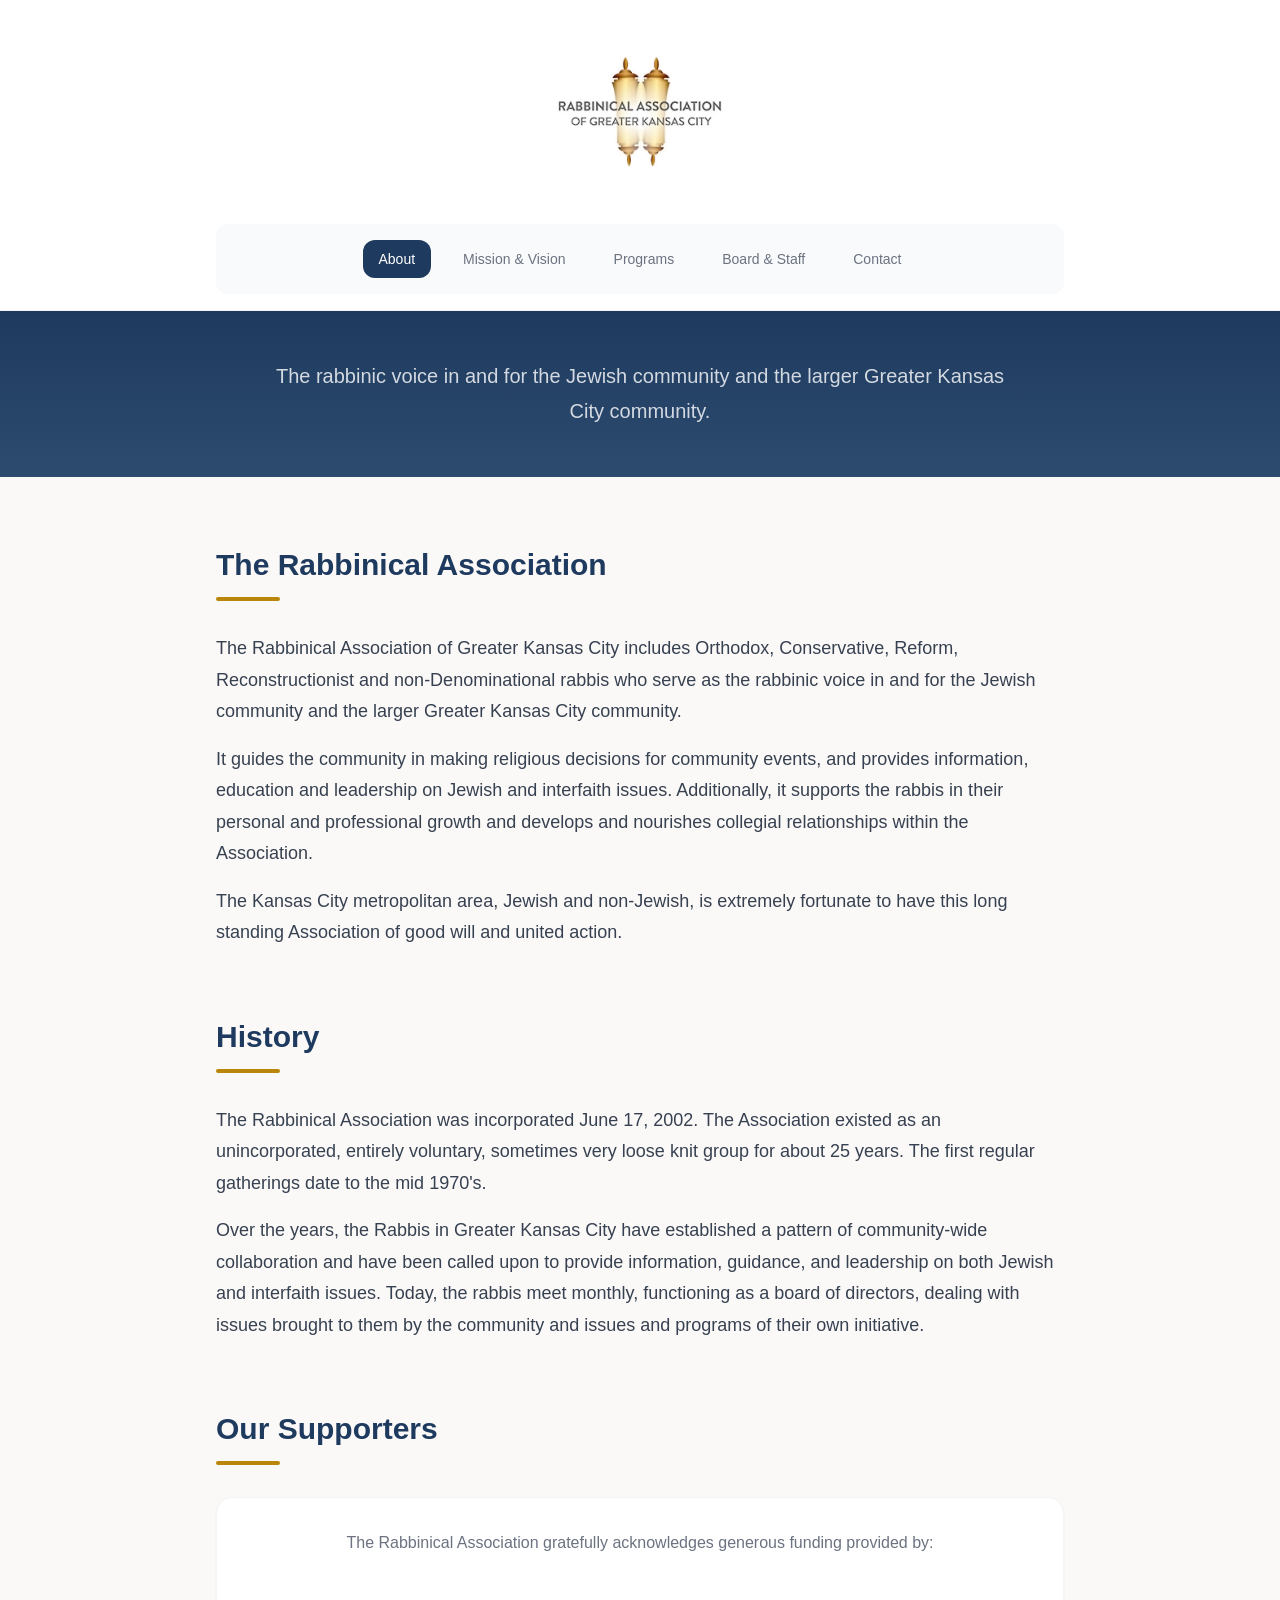
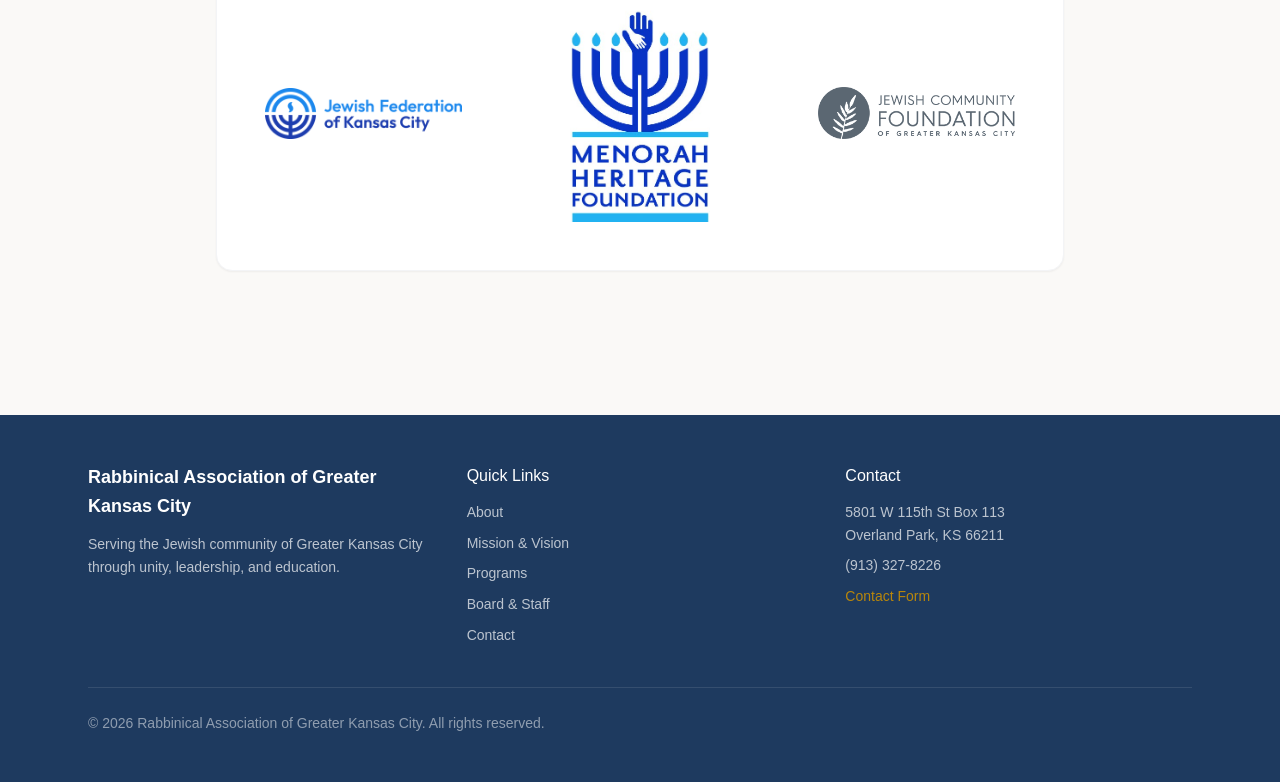
<file: index.html>
<!DOCTYPE html>
<html lang="en">
<head>
  <meta charset="UTF-8">
  <meta name="viewport" content="width=device-width, initial-scale=1.0">
  <title>Rabbinical Association of Greater Kansas City</title>
  <link rel="stylesheet" href="css/styles.css">
</head>
<body>

  <!-- Header -->
  <header class="site-header" id="site-header">
    <nav class="header-nav">
      <div class="logo-section" id="logo-section">
        <a href="index.html">
          <img src="images/logo.png" alt="Rabbinical Association of Greater Kansas City" class="logo-img" id="logo-img">
        </a>
      </div>
      <div class="nav-bar" id="nav-bar">
        <div class="nav-links">
          <a href="index.html" class="nav-link active">About</a>
          <a href="mission-vision.html" class="nav-link">Mission &amp; Vision</a>
          <a href="programs.html" class="nav-link">Programs</a>
          <a href="board-staff.html" class="nav-link">Board &amp; Staff</a>
          <a href="contact.html" class="nav-link">Contact</a>
        </div>
        <button class="menu-btn" id="mobile-menu-btn" aria-label="Toggle menu">
          <svg xmlns="http://www.w3.org/2000/svg" fill="none" viewBox="0 0 24 24" stroke="currentColor" stroke-width="2"><path stroke-linecap="round" stroke-linejoin="round" d="M4 6h16M4 12h16M4 18h16"/></svg>
        </button>
      </div>
      <button class="scrolled-menu-btn" id="scrolled-menu-btn" aria-label="Toggle menu">
        <svg xmlns="http://www.w3.org/2000/svg" fill="none" viewBox="0 0 24 24" stroke="currentColor" stroke-width="2"><path stroke-linecap="round" stroke-linejoin="round" d="M4 6h16M4 12h16M4 18h16"/></svg>
      </button>
      <div class="mobile-menu" id="mobile-menu">
        <a href="index.html" class="nav-link active">About</a>
        <a href="mission-vision.html" class="nav-link">Mission &amp; Vision</a>
        <a href="programs.html" class="nav-link">Programs</a>
        <a href="board-staff.html" class="nav-link">Board &amp; Staff</a>
        <a href="contact.html" class="nav-link">Contact</a>
      </div>
    </nav>
  </header>

  <!-- Main Content -->
  <main>
    <!-- Hero -->
    <section class="hero hero-about">
      <div class="hero-inner">
        <p class="subtitle">The rabbinic voice in and for the Jewish community and the larger Greater Kansas City community.</p>
      </div>
    </section>

    <div class="content">
      <!-- The Rabbinical Association -->
      <section class="section-gap">
        <div class="section-header">
          <h2>The Rabbinical Association</h2>
          <div class="accent-line"></div>
        </div>
        <div class="prose">
          <p>The Rabbinical Association of Greater Kansas City includes Orthodox, Conservative, Reform, Reconstructionist and non-Denominational rabbis who serve as the rabbinic voice in and for the Jewish community and the larger Greater Kansas City community.</p>
          <p>It guides the community in making religious decisions for community events, and provides information, education and leadership on Jewish and interfaith issues. Additionally, it supports the rabbis in their personal and professional growth and develops and nourishes collegial relationships within the Association.</p>
          <p>The Kansas City metropolitan area, Jewish and non-Jewish, is extremely fortunate to have this long standing Association of good will and united action.</p>
        </div>
      </section>

      <!-- History -->
      <section class="section-gap">
        <div class="section-header">
          <h2>History</h2>
          <div class="accent-line"></div>
        </div>
        <div class="prose">
          <p>The Rabbinical Association was incorporated June 17, 2002. The Association existed as an unincorporated, entirely voluntary, sometimes very loose knit group for about 25 years. The first regular gatherings date to the mid 1970's.</p>
          <p>Over the years, the Rabbis in Greater Kansas City have established a pattern of community-wide collaboration and have been called upon to provide information, guidance, and leadership on both Jewish and interfaith issues. Today, the rabbis meet monthly, functioning as a board of directors, dealing with issues brought to them by the community and issues and programs of their own initiative.</p>
        </div>
      </section>

      <!-- Our Supporters -->
      <section>
        <div class="section-header">
          <h2>Our Supporters</h2>
          <div class="accent-line"></div>
        </div>
        <div class="card card-lg">
          <p class="text-center mb-8" style="color: var(--text-light);">The Rabbinical Association gratefully acknowledges generous funding provided by:</p>
          <div class="supporters-grid">
            <div class="logo-wrap">
              <img src="images/jewish-federation.png" alt="Jewish Federation of Kansas City">
            </div>
            <div class="logo-wrap small">
              <img src="images/menorah-heritage.png" alt="Menorah Heritage Foundation">
            </div>
            <div class="logo-wrap">
              <img src="images/jewish-community-foundation.png" alt="Jewish Community Foundation of Greater Kansas City">
            </div>
          </div>
        </div>
      </section>
    </div>
  </main>

  <!-- Footer -->
  <footer class="site-footer">
    <div class="footer-inner">
      <div class="footer-grid">
        <div>
          <h3>Rabbinical Association of Greater Kansas City</h3>
          <p>Serving the Jewish community of Greater Kansas City through unity, leadership, and education.</p>
        </div>
        <div>
          <h4>Quick Links</h4>
          <div class="footer-links">
            <a href="index.html">About</a>
            <a href="mission-vision.html">Mission &amp; Vision</a>
            <a href="programs.html">Programs</a>
            <a href="board-staff.html">Board &amp; Staff</a>
            <a href="contact.html">Contact</a>
          </div>
        </div>
        <div>
          <h4>Contact</h4>
          <p>5801 W 115th St Box 113<br>Overland Park, KS 66211</p>
          <p style="margin-top: 0.5rem;">(913) 327-8226</p>
          <p style="margin-top: 0.5rem;"><a href="contact.html" class="footer-contact-link">Contact Form</a></p>
        </div>
      </div>
      <div class="footer-bottom">
        <p>&copy; 2026 Rabbinical Association of Greater Kansas City. All rights reserved.</p>
      </div>
    </div>
  </footer>

  <script src="js/main.js"></script>
</body>
</html>
</file>
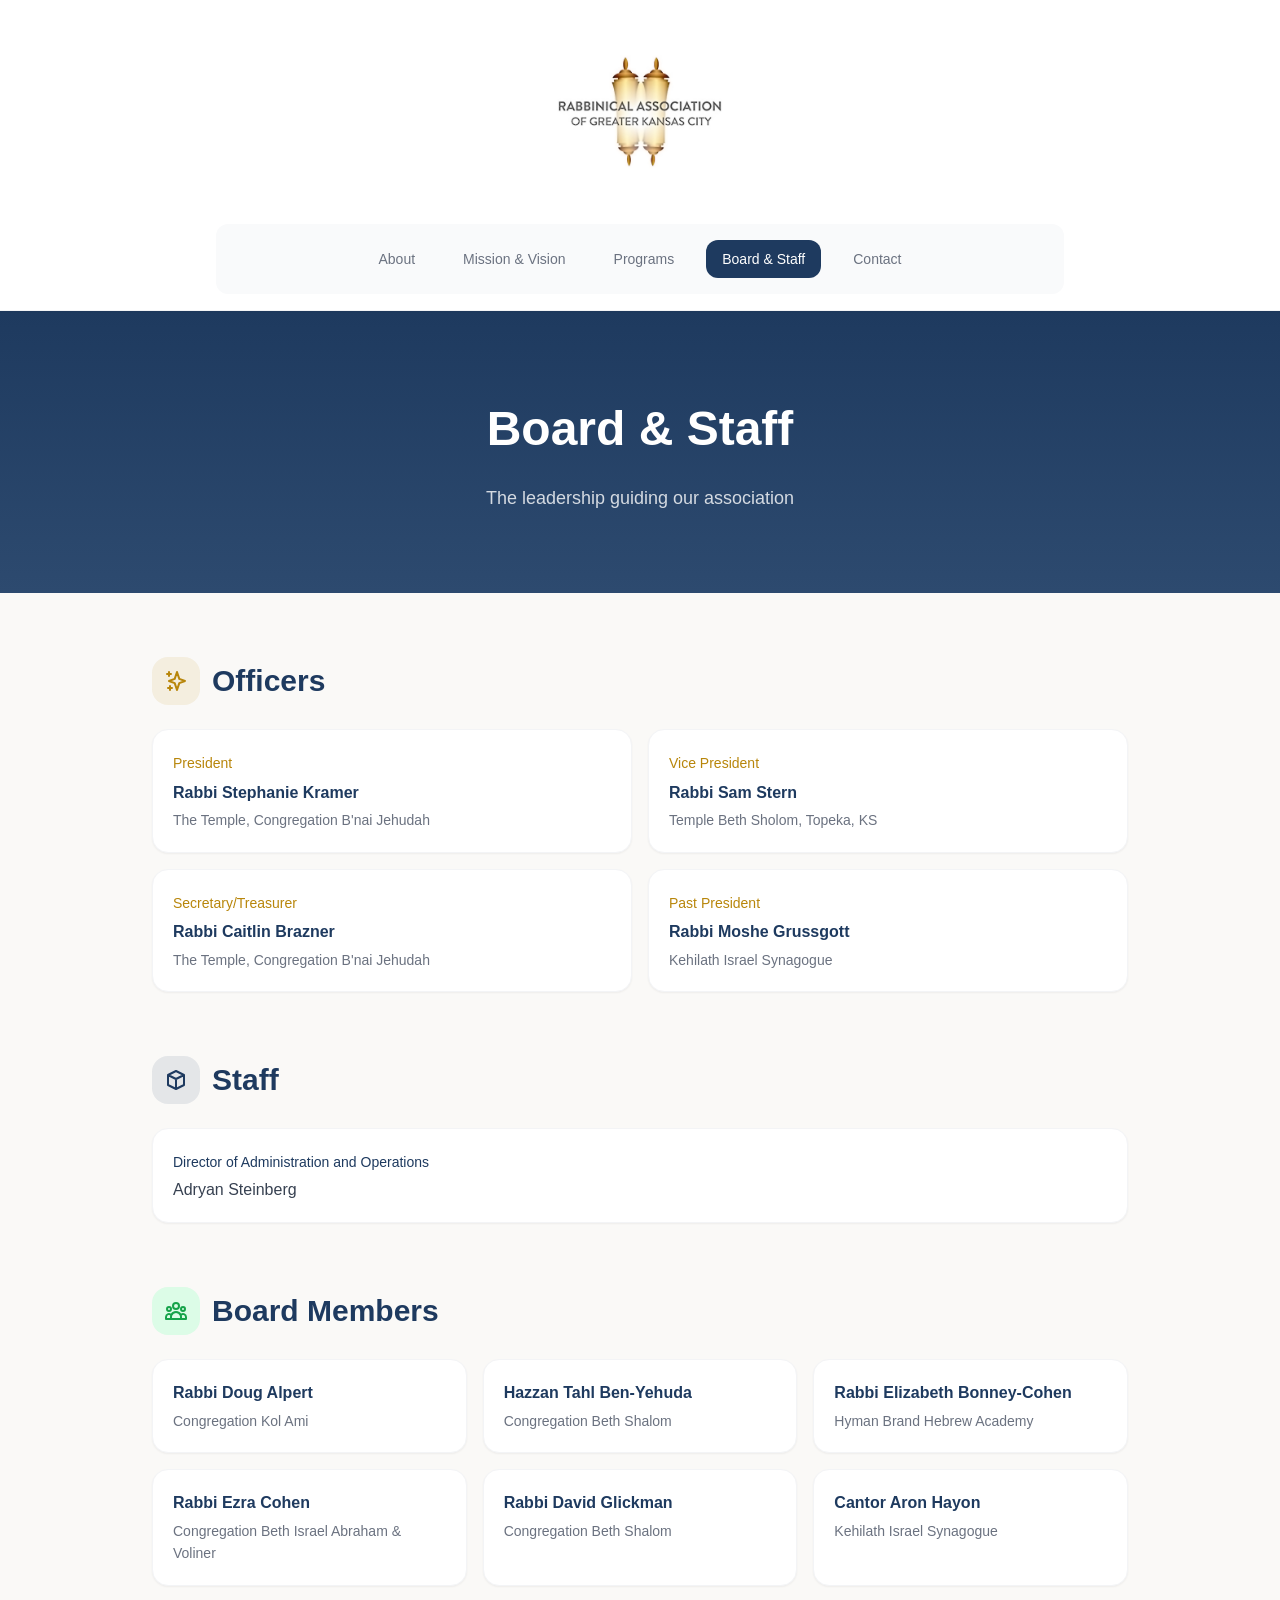
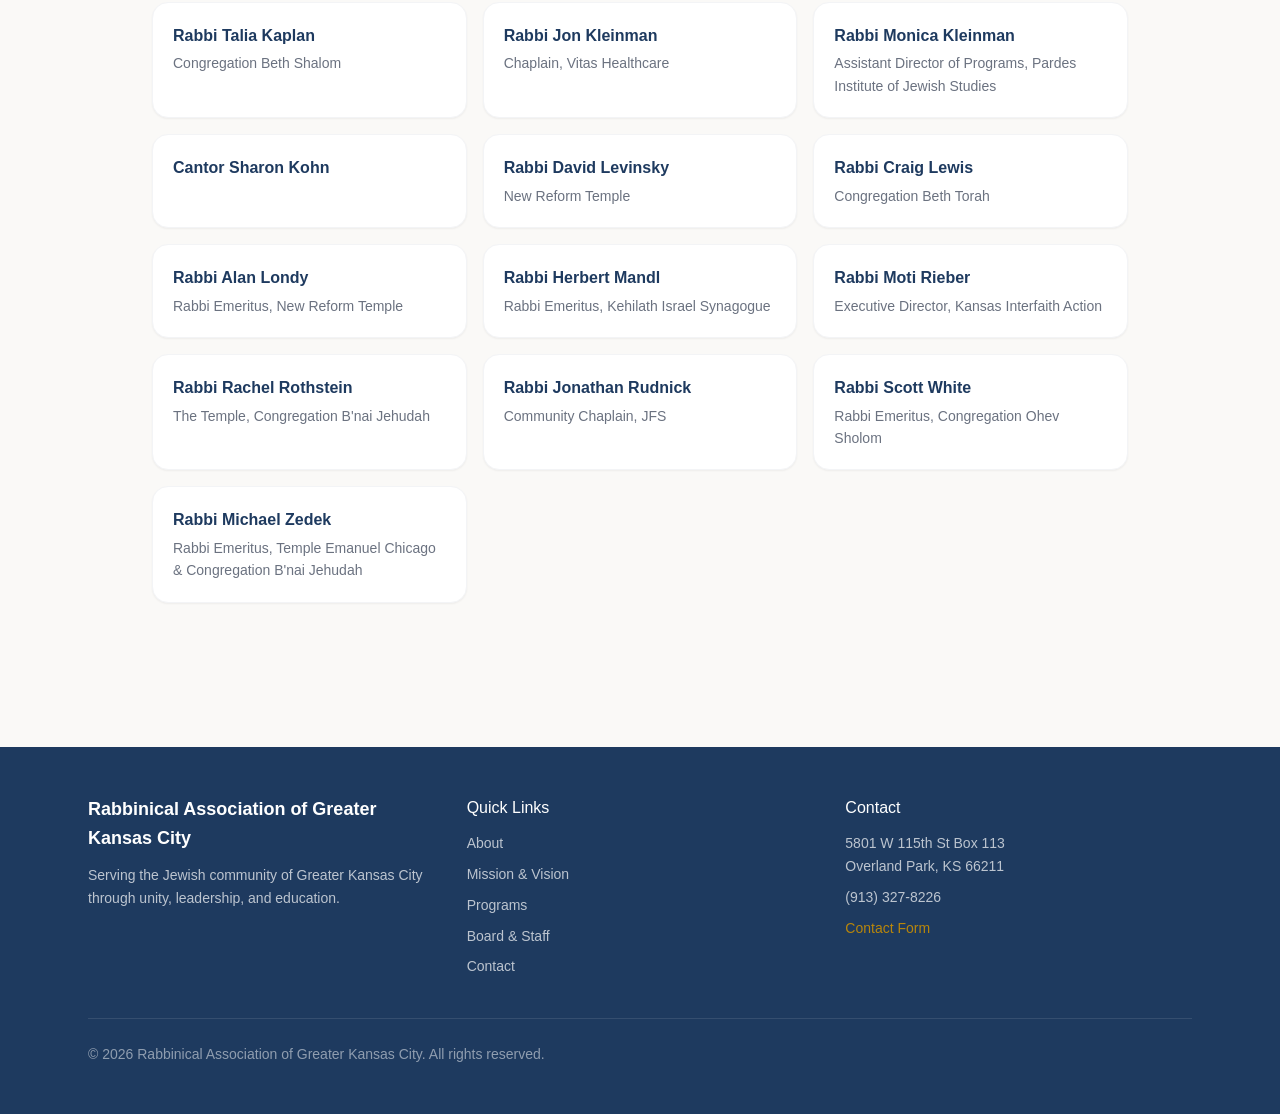
<file: board-staff.html>
<!DOCTYPE html>
<html lang="en">
<head>
  <meta charset="UTF-8">
  <meta name="viewport" content="width=device-width, initial-scale=1.0">
  <title>Board &amp; Staff | Rabbinical Association of Greater Kansas City</title>
  <link rel="stylesheet" href="css/styles.css">
</head>
<body>

  <!-- Header -->
  <header class="site-header" id="site-header">
    <nav class="header-nav">
      <div class="logo-section" id="logo-section">
        <a href="index.html">
          <img src="images/logo.png" alt="Rabbinical Association of Greater Kansas City" class="logo-img" id="logo-img">
        </a>
      </div>
      <div class="nav-bar" id="nav-bar">
        <div class="nav-links">
          <a href="index.html" class="nav-link">About</a>
          <a href="mission-vision.html" class="nav-link">Mission &amp; Vision</a>
          <a href="programs.html" class="nav-link">Programs</a>
          <a href="board-staff.html" class="nav-link active">Board &amp; Staff</a>
          <a href="contact.html" class="nav-link">Contact</a>
        </div>
        <button class="menu-btn" id="mobile-menu-btn" aria-label="Toggle menu">
          <svg xmlns="http://www.w3.org/2000/svg" fill="none" viewBox="0 0 24 24" stroke="currentColor" stroke-width="2"><path stroke-linecap="round" stroke-linejoin="round" d="M4 6h16M4 12h16M4 18h16"/></svg>
        </button>
      </div>
      <button class="scrolled-menu-btn" id="scrolled-menu-btn" aria-label="Toggle menu">
        <svg xmlns="http://www.w3.org/2000/svg" fill="none" viewBox="0 0 24 24" stroke="currentColor" stroke-width="2"><path stroke-linecap="round" stroke-linejoin="round" d="M4 6h16M4 12h16M4 18h16"/></svg>
      </button>
      <div class="mobile-menu" id="mobile-menu">
        <a href="index.html" class="nav-link">About</a>
        <a href="mission-vision.html" class="nav-link">Mission &amp; Vision</a>
        <a href="programs.html" class="nav-link">Programs</a>
        <a href="board-staff.html" class="nav-link active">Board &amp; Staff</a>
        <a href="contact.html" class="nav-link">Contact</a>
      </div>
    </nav>
  </header>

  <main>
    <!-- Hero -->
    <section class="hero hero-page">
      <div class="hero-inner">
        <h1>Board &amp; Staff</h1>
        <p class="subtitle">The leadership guiding our association</p>
      </div>
    </section>

    <div class="content-wide">
      <!-- Officers -->
      <section class="section-gap">
        <div class="icon-heading">
          <div class="icon-box gold">
            <svg xmlns="http://www.w3.org/2000/svg" fill="none" viewBox="0 0 24 24" stroke="currentColor" stroke-width="2"><path stroke-linecap="round" stroke-linejoin="round" d="M5 3v4M3 5h4M6 17v4m-2-2h4m5-16l2.286 6.857L21 12l-5.714 2.143L13 21l-2.286-6.857L5 12l5.714-2.143L13 3z"/></svg>
          </div>
          <h2>Officers</h2>
        </div>
        <div class="grid-2">
          <div class="officer-card">
            <span class="title">President</span>
            <p class="name">Rabbi Stephanie Kramer</p>
            <p class="org">The Temple, Congregation B'nai Jehudah</p>
          </div>
          <div class="officer-card">
            <span class="title">Vice President</span>
            <p class="name">Rabbi Sam Stern</p>
            <p class="org">Temple Beth Sholom, Topeka, KS</p>
          </div>
          <div class="officer-card">
            <span class="title">Secretary/Treasurer</span>
            <p class="name">Rabbi Caitlin Brazner</p>
            <p class="org">The Temple, Congregation B'nai Jehudah</p>
          </div>
          <div class="officer-card">
            <span class="title">Past President</span>
            <p class="name">Rabbi Moshe Grussgott</p>
            <p class="org">Kehilath Israel Synagogue</p>
          </div>
        </div>
      </section>

      <!-- Staff -->
      <section class="section-gap">
        <div class="icon-heading">
          <div class="icon-box navy">
            <svg xmlns="http://www.w3.org/2000/svg" fill="none" viewBox="0 0 24 24" stroke="currentColor" stroke-width="2"><path stroke-linecap="round" stroke-linejoin="round" d="M20 7l-8-4-8 4m16 0l-8 4m8-4v10l-8 4m0-10L4 7m8 4v10M4 7v10l8 4"/></svg>
          </div>
          <h2>Staff</h2>
        </div>
        <div class="staff-card">
          <div class="staff-item">
            <span class="title">Director of Administration and Operations</span>
            <p class="name">Adryan Steinberg</p>
          </div>
        </div>
      </section>

      <!-- Board Members -->
      <section>
        <div class="icon-heading">
          <div class="icon-box green">
            <svg xmlns="http://www.w3.org/2000/svg" fill="none" viewBox="0 0 24 24" stroke="currentColor" stroke-width="2"><path stroke-linecap="round" stroke-linejoin="round" d="M17 20h5v-2a3 3 0 00-5.356-1.857M17 20H7m10 0v-2c0-.656-.126-1.283-.356-1.857M7 20H2v-2a3 3 0 015.356-1.857M7 20v-2c0-.656.126-1.283.356-1.857m0 0a5.002 5.002 0 019.288 0M15 7a3 3 0 11-6 0 3 3 0 016 0zm6 3a2 2 0 11-4 0 2 2 0 014 0zM7 10a2 2 0 11-4 0 2 2 0 014 0z"/></svg>
          </div>
          <h2>Board Members</h2>
        </div>
        <div class="grid-3">
          <div class="board-card">
            <p class="name">Rabbi Doug Alpert</p>
            <p class="org">Congregation Kol Ami</p>
          </div>
          <div class="board-card">
            <p class="name">Hazzan Tahl Ben-Yehuda</p>
            <p class="org">Congregation Beth Shalom</p>
          </div>
          <div class="board-card">
            <p class="name">Rabbi Elizabeth Bonney-Cohen</p>
            <p class="org">Hyman Brand Hebrew Academy</p>
          </div>
          <div class="board-card">
            <p class="name">Rabbi Ezra Cohen</p>
            <p class="org">Congregation Beth Israel Abraham &amp; Voliner</p>
          </div>
          <div class="board-card">
            <p class="name">Rabbi David Glickman</p>
            <p class="org">Congregation Beth Shalom</p>
          </div>
          <div class="board-card">
            <p class="name">Cantor Aron Hayon</p>
            <p class="org">Kehilath Israel Synagogue</p>
          </div>
          <div class="board-card">
            <p class="name">Rabbi Talia Kaplan</p>
            <p class="org">Congregation Beth Shalom</p>
          </div>
          <div class="board-card">
            <p class="name">Rabbi Jon Kleinman</p>
            <p class="org">Chaplain, Vitas Healthcare</p>
          </div>
          <div class="board-card">
            <p class="name">Rabbi Monica Kleinman</p>
            <p class="org">Assistant Director of Programs, Pardes Institute of Jewish Studies</p>
          </div>
          <div class="board-card">
            <p class="name">Cantor Sharon Kohn</p>
          </div>
          <div class="board-card">
            <p class="name">Rabbi David Levinsky</p>
            <p class="org">New Reform Temple</p>
          </div>
          <div class="board-card">
            <p class="name">Rabbi Craig Lewis</p>
            <p class="org">Congregation Beth Torah</p>
          </div>
          <div class="board-card">
            <p class="name">Rabbi Alan Londy</p>
            <p class="org">Rabbi Emeritus, New Reform Temple</p>
          </div>
          <div class="board-card">
            <p class="name">Rabbi Herbert Mandl</p>
            <p class="org">Rabbi Emeritus, Kehilath Israel Synagogue</p>
          </div>
          <div class="board-card">
            <p class="name">Rabbi Moti Rieber</p>
            <p class="org">Executive Director, Kansas Interfaith Action</p>
          </div>
          <div class="board-card">
            <p class="name">Rabbi Rachel Rothstein</p>
            <p class="org">The Temple, Congregation B'nai Jehudah</p>
          </div>
          <div class="board-card">
            <p class="name">Rabbi Jonathan Rudnick</p>
            <p class="org">Community Chaplain, JFS</p>
          </div>
          <div class="board-card">
            <p class="name">Rabbi Scott White</p>
            <p class="org">Rabbi Emeritus, Congregation Ohev Sholom</p>
          </div>
          <div class="board-card">
            <p class="name">Rabbi Michael Zedek</p>
            <p class="org">Rabbi Emeritus, Temple Emanuel Chicago &amp; Congregation B'nai Jehudah</p>
          </div>
        </div>
      </section>
    </div>
  </main>

  <!-- Footer -->
  <footer class="site-footer">
    <div class="footer-inner">
      <div class="footer-grid">
        <div>
          <h3>Rabbinical Association of Greater Kansas City</h3>
          <p>Serving the Jewish community of Greater Kansas City through unity, leadership, and education.</p>
        </div>
        <div>
          <h4>Quick Links</h4>
          <div class="footer-links">
            <a href="index.html">About</a>
            <a href="mission-vision.html">Mission &amp; Vision</a>
            <a href="programs.html">Programs</a>
            <a href="board-staff.html">Board &amp; Staff</a>
            <a href="contact.html">Contact</a>
          </div>
        </div>
        <div>
          <h4>Contact</h4>
          <p>5801 W 115th St Box 113<br>Overland Park, KS 66211</p>
          <p style="margin-top: 0.5rem;">(913) 327-8226</p>
          <p style="margin-top: 0.5rem;"><a href="contact.html" class="footer-contact-link">Contact Form</a></p>
        </div>
      </div>
      <div class="footer-bottom">
        <p>&copy; 2026 Rabbinical Association of Greater Kansas City. All rights reserved.</p>
      </div>
    </div>
  </footer>

  <script src="js/main.js"></script>
</body>
</html>
</file>
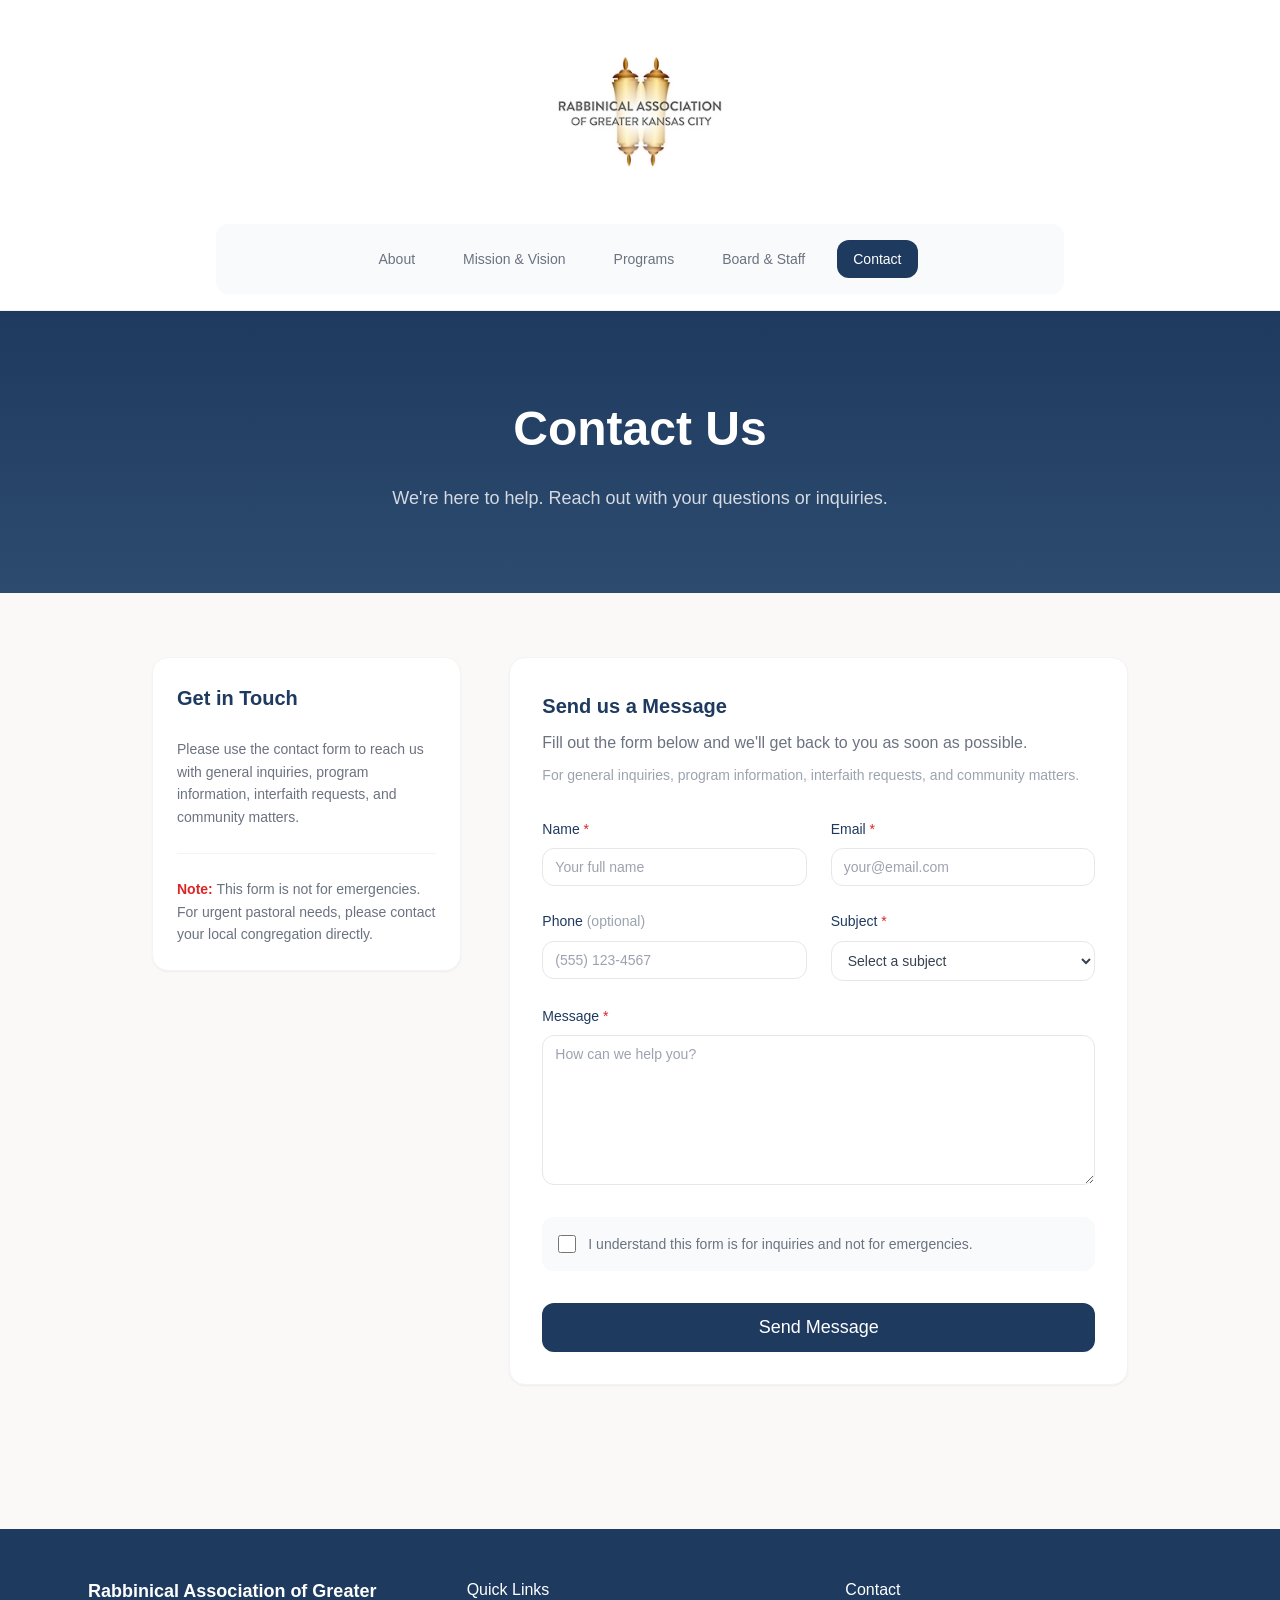
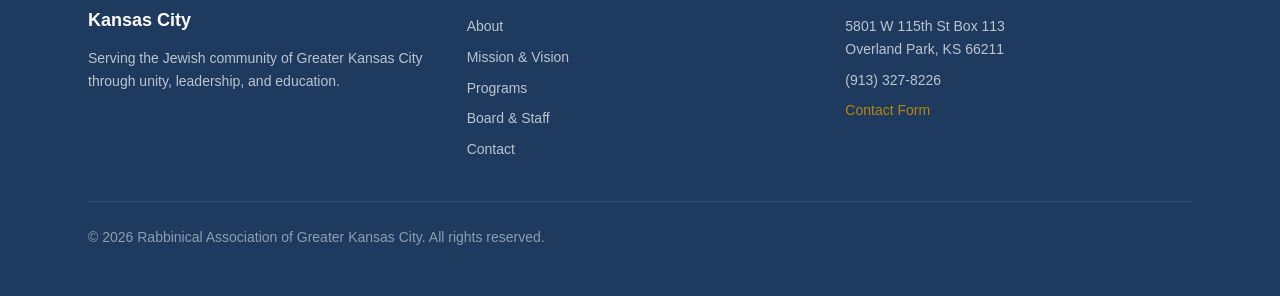
<file: contact.html>
<!DOCTYPE html>
<html lang="en">
<head>
  <meta charset="UTF-8">
  <meta name="viewport" content="width=device-width, initial-scale=1.0">
  <title>Contact | Rabbinical Association of Greater Kansas City</title>
  <link rel="stylesheet" href="css/styles.css">
</head>
<body>

  <!-- Header -->
  <header class="site-header" id="site-header">
    <nav class="header-nav">
      <div class="logo-section" id="logo-section">
        <a href="index.html">
          <img src="images/logo.png" alt="Rabbinical Association of Greater Kansas City" class="logo-img" id="logo-img">
        </a>
      </div>
      <div class="nav-bar" id="nav-bar">
        <div class="nav-links">
          <a href="index.html" class="nav-link">About</a>
          <a href="mission-vision.html" class="nav-link">Mission &amp; Vision</a>
          <a href="programs.html" class="nav-link">Programs</a>
          <a href="board-staff.html" class="nav-link">Board &amp; Staff</a>
          <a href="contact.html" class="nav-link active">Contact</a>
        </div>
        <button class="menu-btn" id="mobile-menu-btn" aria-label="Toggle menu">
          <svg xmlns="http://www.w3.org/2000/svg" fill="none" viewBox="0 0 24 24" stroke="currentColor" stroke-width="2"><path stroke-linecap="round" stroke-linejoin="round" d="M4 6h16M4 12h16M4 18h16"/></svg>
        </button>
      </div>
      <button class="scrolled-menu-btn" id="scrolled-menu-btn" aria-label="Toggle menu">
        <svg xmlns="http://www.w3.org/2000/svg" fill="none" viewBox="0 0 24 24" stroke="currentColor" stroke-width="2"><path stroke-linecap="round" stroke-linejoin="round" d="M4 6h16M4 12h16M4 18h16"/></svg>
      </button>
      <div class="mobile-menu" id="mobile-menu">
        <a href="index.html" class="nav-link">About</a>
        <a href="mission-vision.html" class="nav-link">Mission &amp; Vision</a>
        <a href="programs.html" class="nav-link">Programs</a>
        <a href="board-staff.html" class="nav-link active">Board &amp; Staff</a>
        <a href="contact.html" class="nav-link active">Contact</a>
      </div>
    </nav>
  </header>

  <main>
    <!-- Hero -->
    <section class="hero hero-page">
      <div class="hero-inner">
        <h1>Contact Us</h1>
        <p class="subtitle">We're here to help. Reach out with your questions or inquiries.</p>
      </div>
    </section>

    <div class="content-wide">
      <div class="contact-grid">
        <!-- Sidebar -->
        <div class="contact-sidebar">
          <div class="card" style="padding: 1.5rem;">
            <h2>Get in Touch</h2>
            <p>Please use the contact form to reach us with general inquiries, program information, interfaith requests, and community matters.</p>
            <div class="note">
              <p><strong>Note:</strong> This form is not for emergencies. For urgent pastoral needs, please contact your local congregation directly.</p>
            </div>
          </div>
        </div>

        <!-- Contact Form -->
        <div>
          <div class="card card-lg">
            <h2 class="form-title">Send us a Message</h2>
            <p class="form-subtitle">Fill out the form below and we'll get back to you as soon as possible.</p>
            <p class="form-note">For general inquiries, program information, interfaith requests, and community matters.</p>

            <!-- Success message (hidden by default) -->
            <div class="form-success" id="form-success" style="display: none;">
              <div class="icon">
                <svg xmlns="http://www.w3.org/2000/svg" fill="none" viewBox="0 0 24 24" stroke="currentColor" stroke-width="2"><path stroke-linecap="round" stroke-linejoin="round" d="M9 12l2 2 4-4m6 2a9 9 0 11-18 0 9 9 0 0118 0z"/></svg>
              </div>
              <h3>Thank You!</h3>
              <p>Your message has been received. We will get back to you as soon as possible.</p>
            </div>

            <!-- Form -->
            <form id="contact-form" action="https://formspree.io/f/maqlqnjb" method="POST">
              <div class="form-error" id="form-error" style="display: none;"></div>

              <div class="form-row form-group">
                <div>
                  <label for="name">Name <span class="required">*</span></label>
                  <input type="text" id="name" name="name" placeholder="Your full name" required>
                </div>
                <div>
                  <label for="email">Email <span class="required">*</span></label>
                  <input type="email" id="email" name="email" placeholder="your@email.com" required>
                </div>
              </div>

              <div class="form-row form-group">
                <div>
                  <label for="phone">Phone <span class="optional">(optional)</span></label>
                  <input type="tel" id="phone" name="phone" placeholder="(555) 123-4567">
                </div>
                <div>
                  <label for="subject">Subject <span class="required">*</span></label>
                  <select id="subject" name="subject" required>
                    <option value="" disabled selected>Select a subject</option>
                    <option value="General">General</option>
                    <option value="Programs">Programs</option>
                    <option value="Interfaith Requests">Interfaith Requests</option>
                    <option value="Conversion Course">Conversion Course</option>
                    <option value="Kashruth & Observance">Kashruth &amp; Observance</option>
                    <option value="Other">Other</option>
                  </select>
                </div>
              </div>

              <div class="form-group">
                <label for="message">Message <span class="required">*</span></label>
                <textarea id="message" name="message" placeholder="How can we help you?" required></textarea>
              </div>

              <div class="checkbox-row form-group">
                <input type="checkbox" id="acknowledged" name="acknowledged" required>
                <label for="acknowledged">I understand this form is for inquiries and not for emergencies.</label>
              </div>

              <button type="submit" class="btn-submit" id="submit-btn">Send Message</button>
            </form>
          </div>
        </div>
      </div>
    </div>
  </main>

  <!-- Footer -->
  <footer class="site-footer">
    <div class="footer-inner">
      <div class="footer-grid">
        <div>
          <h3>Rabbinical Association of Greater Kansas City</h3>
          <p>Serving the Jewish community of Greater Kansas City through unity, leadership, and education.</p>
        </div>
        <div>
          <h4>Quick Links</h4>
          <div class="footer-links">
            <a href="index.html">About</a>
            <a href="mission-vision.html">Mission &amp; Vision</a>
            <a href="programs.html">Programs</a>
            <a href="board-staff.html">Board &amp; Staff</a>
            <a href="contact.html">Contact</a>
          </div>
        </div>
        <div>
          <h4>Contact</h4>
          <p>5801 W 115th St Box 113<br>Overland Park, KS 66211</p>
          <p style="margin-top: 0.5rem;">(913) 327-8226</p>
          <p style="margin-top: 0.5rem;"><a href="contact.html" class="footer-contact-link">Contact Form</a></p>
        </div>
      </div>
      <div class="footer-bottom">
        <p>&copy; 2026 Rabbinical Association of Greater Kansas City. All rights reserved.</p>
      </div>
    </div>
  </footer>

  <script src="js/main.js"></script>
</body>
</html>
</file>
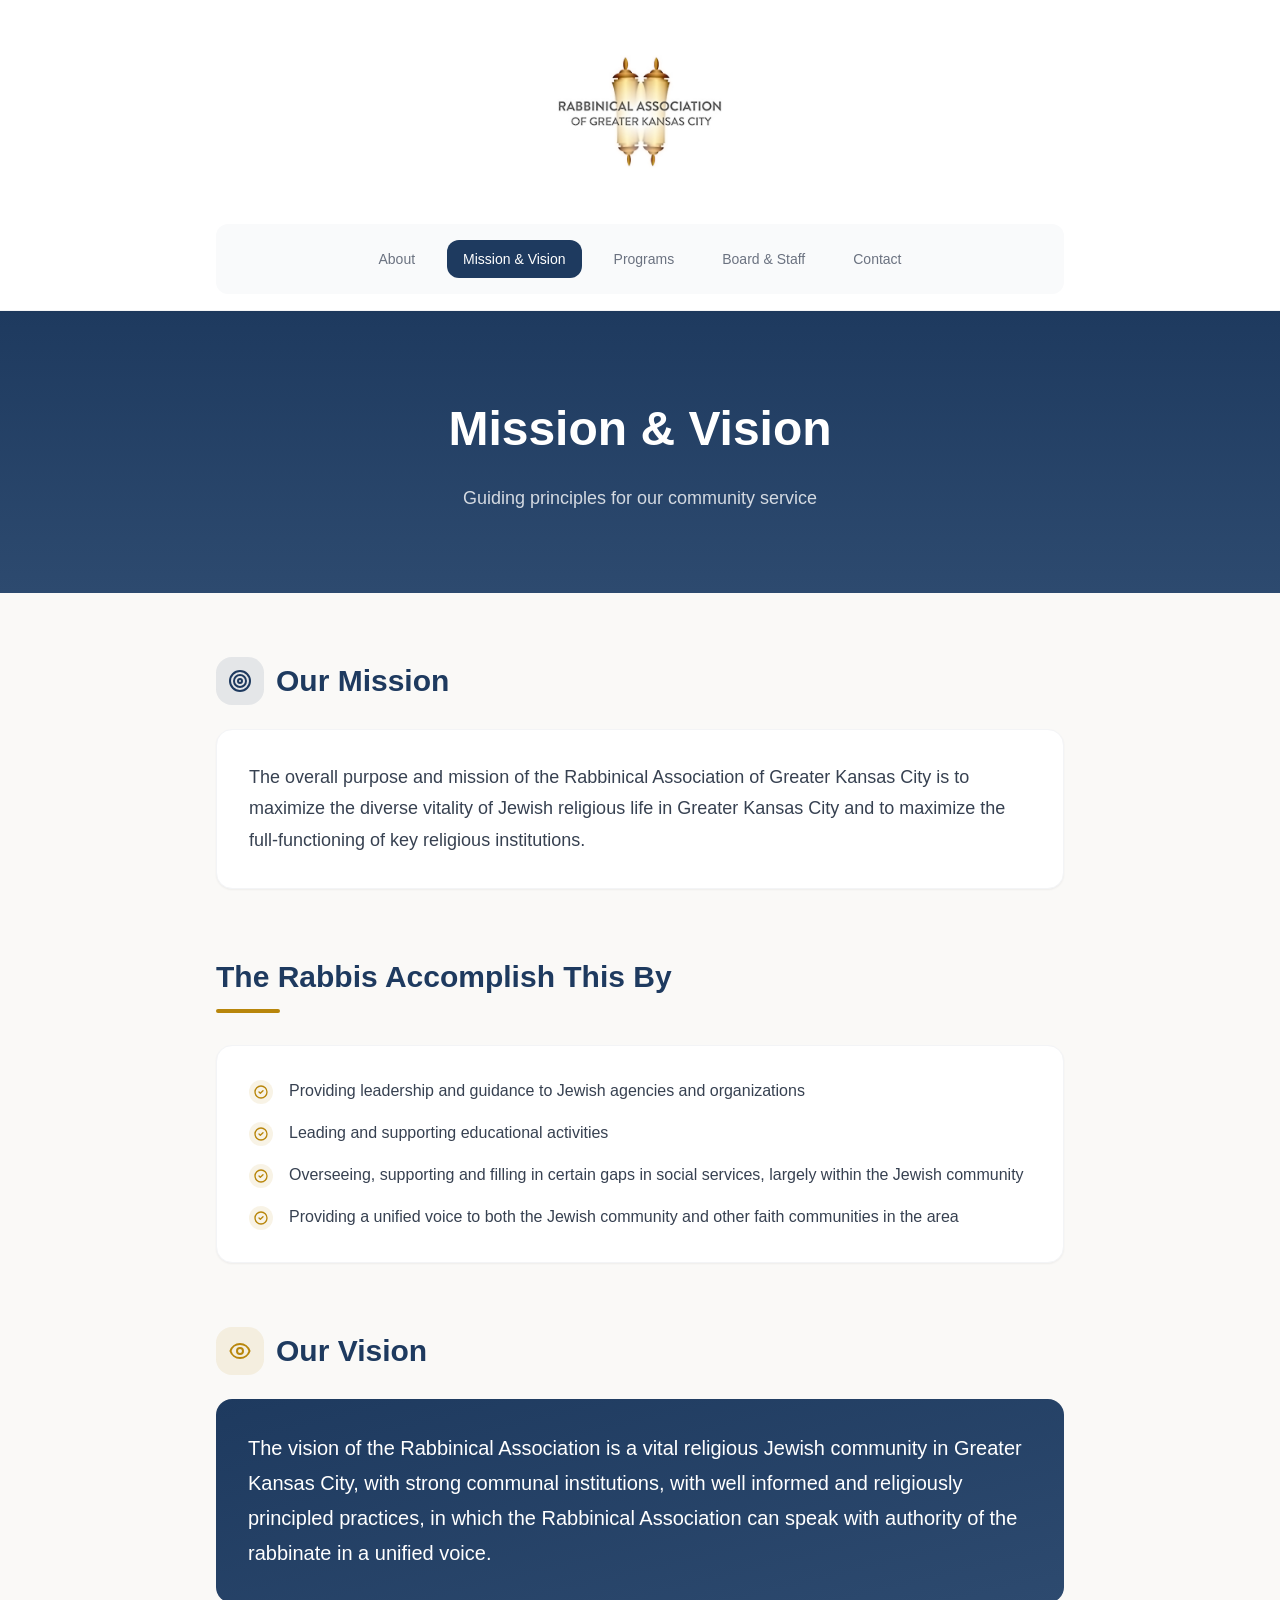
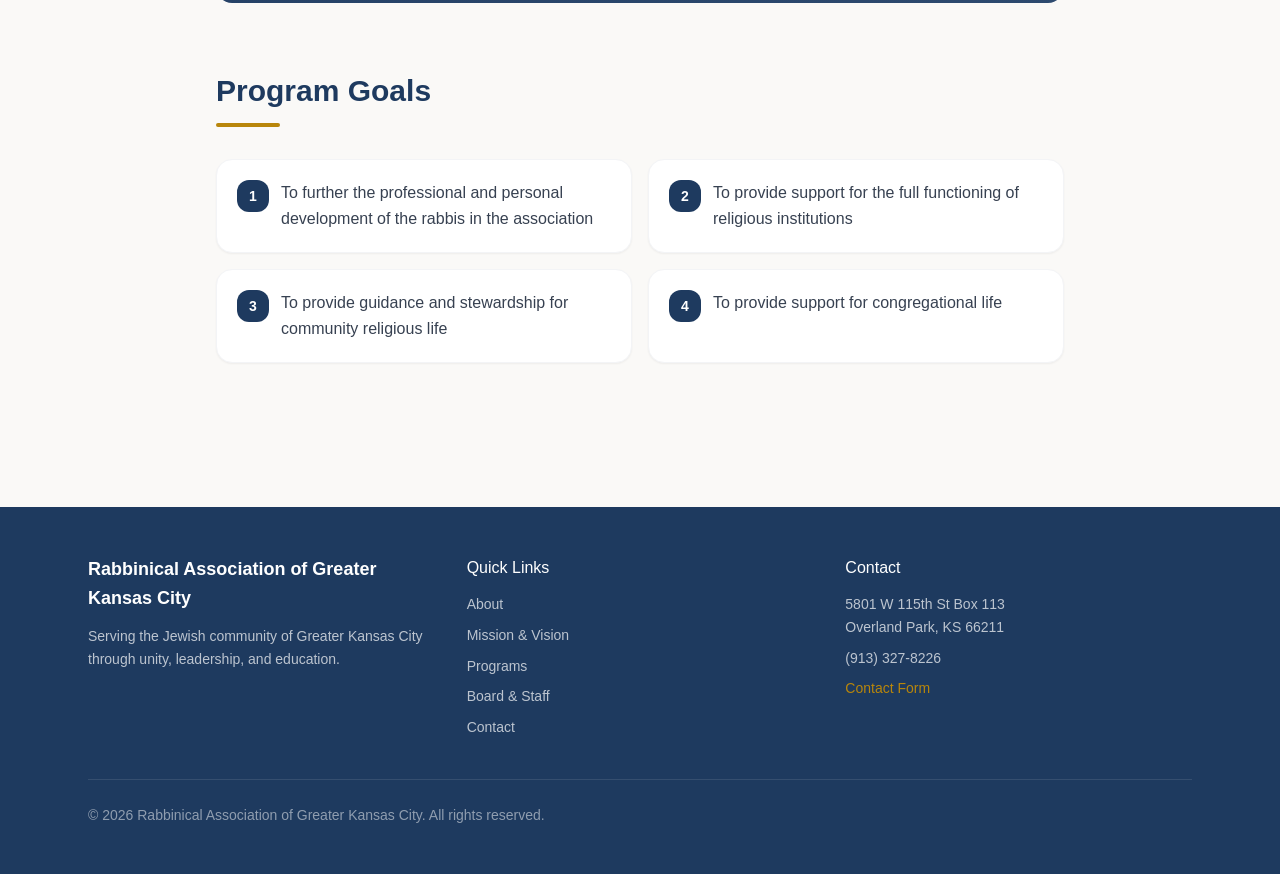
<file: mission-vision.html>
<!DOCTYPE html>
<html lang="en">
<head>
  <meta charset="UTF-8">
  <meta name="viewport" content="width=device-width, initial-scale=1.0">
  <title>Mission &amp; Vision | Rabbinical Association of Greater Kansas City</title>
  <link rel="stylesheet" href="css/styles.css">
</head>
<body>

  <!-- Header -->
  <header class="site-header" id="site-header">
    <nav class="header-nav">
      <div class="logo-section" id="logo-section">
        <a href="index.html">
          <img src="images/logo.png" alt="Rabbinical Association of Greater Kansas City" class="logo-img" id="logo-img">
        </a>
      </div>
      <div class="nav-bar" id="nav-bar">
        <div class="nav-links">
          <a href="index.html" class="nav-link">About</a>
          <a href="mission-vision.html" class="nav-link active">Mission &amp; Vision</a>
          <a href="programs.html" class="nav-link">Programs</a>
          <a href="board-staff.html" class="nav-link">Board &amp; Staff</a>
          <a href="contact.html" class="nav-link">Contact</a>
        </div>
        <button class="menu-btn" id="mobile-menu-btn" aria-label="Toggle menu">
          <svg xmlns="http://www.w3.org/2000/svg" fill="none" viewBox="0 0 24 24" stroke="currentColor" stroke-width="2"><path stroke-linecap="round" stroke-linejoin="round" d="M4 6h16M4 12h16M4 18h16"/></svg>
        </button>
      </div>
      <button class="scrolled-menu-btn" id="scrolled-menu-btn" aria-label="Toggle menu">
        <svg xmlns="http://www.w3.org/2000/svg" fill="none" viewBox="0 0 24 24" stroke="currentColor" stroke-width="2"><path stroke-linecap="round" stroke-linejoin="round" d="M4 6h16M4 12h16M4 18h16"/></svg>
      </button>
      <div class="mobile-menu" id="mobile-menu">
        <a href="index.html" class="nav-link">About</a>
        <a href="mission-vision.html" class="nav-link active">Mission &amp; Vision</a>
        <a href="programs.html" class="nav-link">Programs</a>
        <a href="board-staff.html" class="nav-link">Board &amp; Staff</a>
        <a href="contact.html" class="nav-link">Contact</a>
      </div>
    </nav>
  </header>

  <main>
    <!-- Hero -->
    <section class="hero hero-page">
      <div class="hero-inner">
        <h1>Mission &amp; Vision</h1>
        <p class="subtitle">Guiding principles for our community service</p>
      </div>
    </section>

    <div class="content">
      <!-- Our Mission -->
      <section class="section-gap">
        <div class="icon-heading">
          <div class="icon-box navy">
            <svg xmlns="http://www.w3.org/2000/svg" fill="none" viewBox="0 0 24 24" stroke="currentColor" stroke-width="2"><circle cx="12" cy="12" r="10"/><circle cx="12" cy="12" r="6"/><circle cx="12" cy="12" r="2"/></svg>
          </div>
          <h2>Our Mission</h2>
        </div>
        <div class="card card-lg">
          <p style="font-size: 1.125rem; color: var(--text); line-height: 1.75;">The overall purpose and mission of the Rabbinical Association of Greater Kansas City is to maximize the diverse vitality of Jewish religious life in Greater Kansas City and to maximize the full-functioning of key religious institutions.</p>
        </div>
      </section>

      <!-- The Rabbis Accomplish This By -->
      <section class="section-gap">
        <div class="section-header">
          <h2>The Rabbis Accomplish This By</h2>
          <div class="accent-line"></div>
        </div>
        <div class="card card-lg">
          <ul class="checklist">
            <li class="checklist-item">
              <div class="check-icon">
                <svg xmlns="http://www.w3.org/2000/svg" fill="none" viewBox="0 0 24 24" stroke="currentColor" stroke-width="2"><path stroke-linecap="round" stroke-linejoin="round" d="M9 12l2 2 4-4m6 2a9 9 0 11-18 0 9 9 0 0118 0z"/></svg>
              </div>
              <span>Providing leadership and guidance to Jewish agencies and organizations</span>
            </li>
            <li class="checklist-item">
              <div class="check-icon">
                <svg xmlns="http://www.w3.org/2000/svg" fill="none" viewBox="0 0 24 24" stroke="currentColor" stroke-width="2"><path stroke-linecap="round" stroke-linejoin="round" d="M9 12l2 2 4-4m6 2a9 9 0 11-18 0 9 9 0 0118 0z"/></svg>
              </div>
              <span>Leading and supporting educational activities</span>
            </li>
            <li class="checklist-item">
              <div class="check-icon">
                <svg xmlns="http://www.w3.org/2000/svg" fill="none" viewBox="0 0 24 24" stroke="currentColor" stroke-width="2"><path stroke-linecap="round" stroke-linejoin="round" d="M9 12l2 2 4-4m6 2a9 9 0 11-18 0 9 9 0 0118 0z"/></svg>
              </div>
              <span>Overseeing, supporting and filling in certain gaps in social services, largely within the Jewish community</span>
            </li>
            <li class="checklist-item">
              <div class="check-icon">
                <svg xmlns="http://www.w3.org/2000/svg" fill="none" viewBox="0 0 24 24" stroke="currentColor" stroke-width="2"><path stroke-linecap="round" stroke-linejoin="round" d="M9 12l2 2 4-4m6 2a9 9 0 11-18 0 9 9 0 0118 0z"/></svg>
              </div>
              <span>Providing a unified voice to both the Jewish community and other faith communities in the area</span>
            </li>
          </ul>
        </div>
      </section>

      <!-- Our Vision -->
      <section class="section-gap">
        <div class="icon-heading">
          <div class="icon-box gold">
            <svg xmlns="http://www.w3.org/2000/svg" fill="none" viewBox="0 0 24 24" stroke="currentColor" stroke-width="2"><path stroke-linecap="round" stroke-linejoin="round" d="M15 12a3 3 0 11-6 0 3 3 0 016 0z"/><path stroke-linecap="round" stroke-linejoin="round" d="M2.458 12C3.732 7.943 7.523 5 12 5c4.478 0 8.268 2.943 9.542 7-1.274 4.057-5.064 7-9.542 7-4.477 0-8.268-2.943-9.542-7z"/></svg>
          </div>
          <h2>Our Vision</h2>
        </div>
        <div class="vision-card">
          <p>The vision of the Rabbinical Association is a vital religious Jewish community in Greater Kansas City, with strong communal institutions, with well informed and religiously principled practices, in which the Rabbinical Association can speak with authority of the rabbinate in a unified voice.</p>
        </div>
      </section>

      <!-- Program Goals -->
      <section>
        <div class="section-header">
          <h2>Program Goals</h2>
          <div class="accent-line"></div>
        </div>
        <div class="grid-2">
          <div class="card" style="padding: 1.25rem;">
            <div class="numbered-card">
              <span class="number-badge">1</span>
              <p>To further the professional and personal development of the rabbis in the association</p>
            </div>
          </div>
          <div class="card" style="padding: 1.25rem;">
            <div class="numbered-card">
              <span class="number-badge">2</span>
              <p>To provide support for the full functioning of religious institutions</p>
            </div>
          </div>
          <div class="card" style="padding: 1.25rem;">
            <div class="numbered-card">
              <span class="number-badge">3</span>
              <p>To provide guidance and stewardship for community religious life</p>
            </div>
          </div>
          <div class="card" style="padding: 1.25rem;">
            <div class="numbered-card">
              <span class="number-badge">4</span>
              <p>To provide support for congregational life</p>
            </div>
          </div>
        </div>
      </section>
    </div>
  </main>

  <!-- Footer -->
  <footer class="site-footer">
    <div class="footer-inner">
      <div class="footer-grid">
        <div>
          <h3>Rabbinical Association of Greater Kansas City</h3>
          <p>Serving the Jewish community of Greater Kansas City through unity, leadership, and education.</p>
        </div>
        <div>
          <h4>Quick Links</h4>
          <div class="footer-links">
            <a href="index.html">About</a>
            <a href="mission-vision.html">Mission &amp; Vision</a>
            <a href="programs.html">Programs</a>
            <a href="board-staff.html">Board &amp; Staff</a>
            <a href="contact.html">Contact</a>
          </div>
        </div>
        <div>
          <h4>Contact</h4>
          <p>5801 W 115th St Box 113<br>Overland Park, KS 66211</p>
          <p style="margin-top: 0.5rem;">(913) 327-8226</p>
          <p style="margin-top: 0.5rem;"><a href="contact.html" class="footer-contact-link">Contact Form</a></p>
        </div>
      </div>
      <div class="footer-bottom">
        <p>&copy; 2026 Rabbinical Association of Greater Kansas City. All rights reserved.</p>
      </div>
    </div>
  </footer>

  <script src="js/main.js"></script>
</body>
</html>
</file>
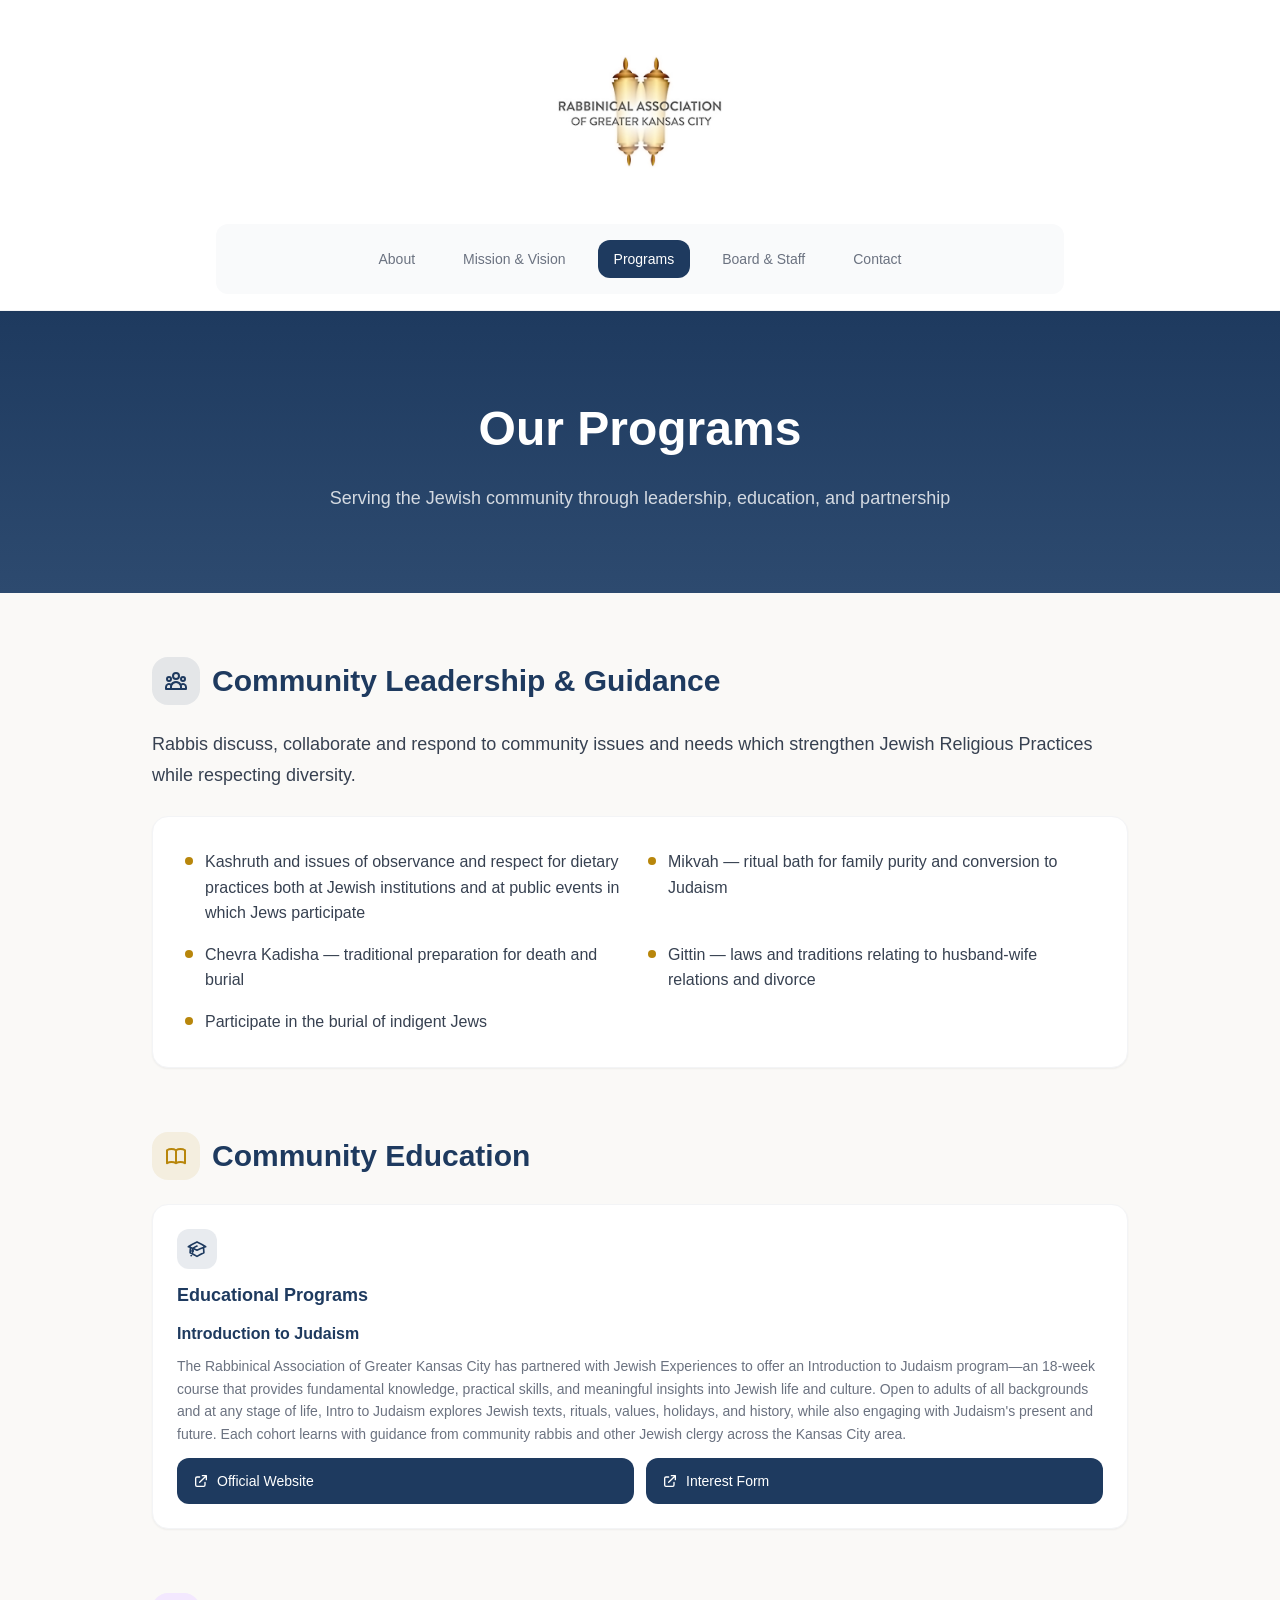
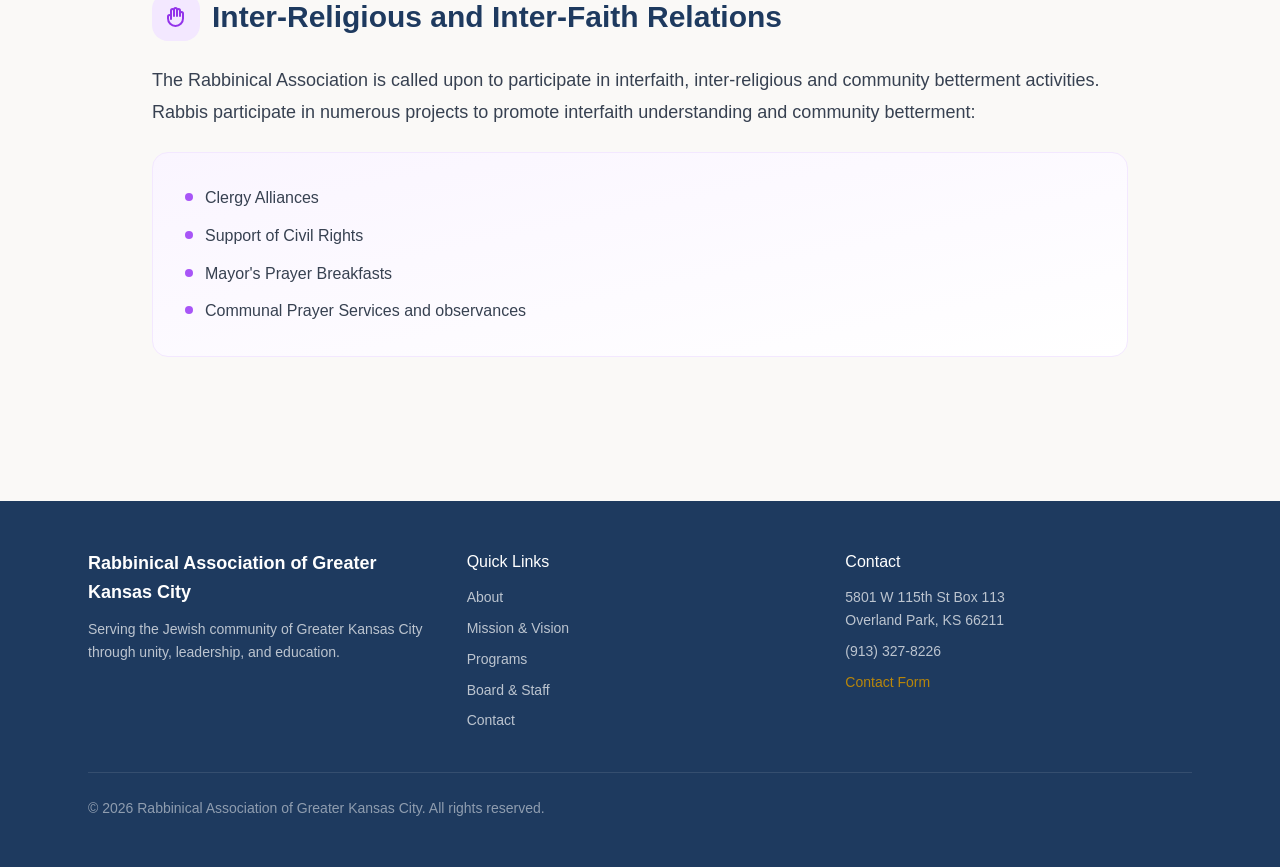
<file: programs.html>
<!DOCTYPE html>
<html lang="en">
<head>
  <meta charset="UTF-8">
  <meta name="viewport" content="width=device-width, initial-scale=1.0">
  <title>Programs | Rabbinical Association of Greater Kansas City</title>
  <link rel="stylesheet" href="css/styles.css">
</head>
<body>

  <!-- Header -->
  <header class="site-header" id="site-header">
    <nav class="header-nav">
      <div class="logo-section" id="logo-section">
        <a href="index.html">
          <img src="images/logo.png" alt="Rabbinical Association of Greater Kansas City" class="logo-img" id="logo-img">
        </a>
      </div>
      <div class="nav-bar" id="nav-bar">
        <div class="nav-links">
          <a href="index.html" class="nav-link">About</a>
          <a href="mission-vision.html" class="nav-link">Mission &amp; Vision</a>
          <a href="programs.html" class="nav-link active">Programs</a>
          <a href="board-staff.html" class="nav-link">Board &amp; Staff</a>
          <a href="contact.html" class="nav-link">Contact</a>
        </div>
        <button class="menu-btn" id="mobile-menu-btn" aria-label="Toggle menu">
          <svg xmlns="http://www.w3.org/2000/svg" fill="none" viewBox="0 0 24 24" stroke="currentColor" stroke-width="2"><path stroke-linecap="round" stroke-linejoin="round" d="M4 6h16M4 12h16M4 18h16"/></svg>
        </button>
      </div>
      <button class="scrolled-menu-btn" id="scrolled-menu-btn" aria-label="Toggle menu">
        <svg xmlns="http://www.w3.org/2000/svg" fill="none" viewBox="0 0 24 24" stroke="currentColor" stroke-width="2"><path stroke-linecap="round" stroke-linejoin="round" d="M4 6h16M4 12h16M4 18h16"/></svg>
      </button>
      <div class="mobile-menu" id="mobile-menu">
        <a href="index.html" class="nav-link">About</a>
        <a href="mission-vision.html" class="nav-link">Mission &amp; Vision</a>
        <a href="programs.html" class="nav-link active">Programs</a>
        <a href="board-staff.html" class="nav-link">Board &amp; Staff</a>
        <a href="contact.html" class="nav-link">Contact</a>
      </div>
    </nav>
  </header>

  <main>
    <!-- Hero -->
    <section class="hero hero-page">
      <div class="hero-inner">
        <h1>Our Programs</h1>
        <p class="subtitle">Serving the Jewish community through leadership, education, and partnership</p>
      </div>
    </section>

    <div class="content-wide">
      <!-- Community Leadership & Guidance -->
      <section class="section-gap">
        <div class="icon-heading">
          <div class="icon-box navy">
            <svg xmlns="http://www.w3.org/2000/svg" fill="none" viewBox="0 0 24 24" stroke="currentColor" stroke-width="2"><path stroke-linecap="round" stroke-linejoin="round" d="M17 20h5v-2a3 3 0 00-5.356-1.857M17 20H7m10 0v-2c0-.656-.126-1.283-.356-1.857M7 20H2v-2a3 3 0 015.356-1.857M7 20v-2c0-.656.126-1.283.356-1.857m0 0a5.002 5.002 0 019.288 0M15 7a3 3 0 11-6 0 3 3 0 016 0zm6 3a2 2 0 11-4 0 2 2 0 014 0zM7 10a2 2 0 11-4 0 2 2 0 014 0z"/></svg>
          </div>
          <h2>Community Leadership &amp; Guidance</h2>
        </div>
        <p class="prose mb-6">Rabbis discuss, collaborate and respond to community issues and needs which strengthen Jewish Religious Practices while respecting diversity.</p>
        <div class="card card-lg">
          <ul class="bullet-list two-col">
            <li class="bullet-item">
              <div class="bullet-dot gold"></div>
              <span>Kashruth and issues of observance and respect for dietary practices both at Jewish institutions and at public events in which Jews participate</span>
            </li>
            <li class="bullet-item">
              <div class="bullet-dot gold"></div>
              <span>Mikvah — ritual bath for family purity and conversion to Judaism</span>
            </li>
            <li class="bullet-item">
              <div class="bullet-dot gold"></div>
              <span>Chevra Kadisha — traditional preparation for death and burial</span>
            </li>
            <li class="bullet-item">
              <div class="bullet-dot gold"></div>
              <span>Gittin — laws and traditions relating to husband-wife relations and divorce</span>
            </li>
            <li class="bullet-item">
              <div class="bullet-dot gold"></div>
              <span>Participate in the burial of indigent Jews</span>
            </li>
          </ul>
        </div>
      </section>

      <!-- Community Education -->
      <section class="section-gap">
        <div class="icon-heading">
          <div class="icon-box gold">
            <svg xmlns="http://www.w3.org/2000/svg" fill="none" viewBox="0 0 24 24" stroke="currentColor" stroke-width="2"><path stroke-linecap="round" stroke-linejoin="round" d="M12 6.253v13m0-13C10.832 5.477 9.246 5 7.5 5S4.168 5.477 3 6.253v13C4.168 18.477 5.754 18 7.5 18s3.332.477 4.5 1.253m0-13C13.168 5.477 14.754 5 16.5 5c1.747 0 3.332.477 4.5 1.253v13C19.832 18.477 18.247 18 16.5 18c-1.746 0-3.332.477-4.5 1.253"/></svg>
          </div>
          <h2>Community Education</h2>
        </div>

        <div class="edu-card">
          <div class="edu-card-header">
            <div class="icon-sm">
              <svg xmlns="http://www.w3.org/2000/svg" fill="none" viewBox="0 0 24 24" stroke="currentColor" stroke-width="2"><path stroke-linecap="round" stroke-linejoin="round" d="M4.26 10.147a60.436 60.436 0 00-.491 6.347A48.627 48.627 0 0112 20.904a48.627 48.627 0 018.232-4.41 60.46 60.46 0 00-.491-6.347m-15.482 0a50.57 50.57 0 00-2.658-.813A59.905 59.905 0 0112 3.493a59.902 59.902 0 0110.399 5.84c-.896.248-1.783.52-2.658.814m-15.482 0A50.697 50.697 0 0112 13.489a50.702 50.702 0 017.74-3.342M6.75 15a.75.75 0 100-1.5.75.75 0 000 1.5zm0 0v-3.675A55.378 55.378 0 0112 8.443m-7.007 11.55A5.981 5.981 0 006.75 15.75v-1.5"/></svg>
            </div>
            <h3>Educational Programs</h3>
          </div>
          <div class="edu-card-body">
            <h4>Introduction to Judaism</h4>
            <p class="desc">The Rabbinical Association of Greater Kansas City has partnered with Jewish Experiences to offer an Introduction to Judaism program—an 18-week course that provides fundamental knowledge, practical skills, and meaningful insights into Jewish life and culture. Open to adults of all backgrounds and at any stage of life, Intro to Judaism explores Jewish texts, rituals, values, holidays, and history, while also engaging with Judaism's present and future. Each cohort learns with guidance from community rabbis and other Jewish clergy across the Kansas City area.</p>
            <div class="link-buttons">
              <a href="https://www.thejkc.org/index.php?src=programs&srctype=detail&id=450/" target="_blank" rel="noopener noreferrer" class="link-btn">
                <svg xmlns="http://www.w3.org/2000/svg" fill="none" viewBox="0 0 24 24" stroke="currentColor" stroke-width="2"><path stroke-linecap="round" stroke-linejoin="round" d="M10 6H6a2 2 0 00-2 2v10a2 2 0 002 2h10a2 2 0 002-2v-4M14 4h6m0 0v6m0-6L10 14"/></svg>
                Official Website
              </a>
              <a href="https://forms.office.com/r/ZGGDCwsQmF" target="_blank" rel="noopener noreferrer" class="link-btn">
                <svg xmlns="http://www.w3.org/2000/svg" fill="none" viewBox="0 0 24 24" stroke="currentColor" stroke-width="2"><path stroke-linecap="round" stroke-linejoin="round" d="M10 6H6a2 2 0 00-2 2v10a2 2 0 002 2h10a2 2 0 002-2v-4M14 4h6m0 0v6m0-6L10 14"/></svg>
                Interest Form
              </a>
            </div>
          </div>
        </div>
      </section>

      <!-- Inter-Religious and Inter-Faith Relations -->
      <section>
        <div class="icon-heading">
          <div class="icon-box purple">
            <svg xmlns="http://www.w3.org/2000/svg" fill="none" viewBox="0 0 24 24" stroke="currentColor" stroke-width="2"><path stroke-linecap="round" stroke-linejoin="round" d="M7 11.5V14m0-2.5v-6a1.5 1.5 0 113 0m-3 6a1.5 1.5 0 00-3 0v2a7.5 7.5 0 0015 0v-5a1.5 1.5 0 00-3 0m-6-3V11m0-5.5v-1a1.5 1.5 0 013 0v1m0 0V11m0-5.5a1.5 1.5 0 013 0v3m0 0V11"/></svg>
          </div>
          <h2>Inter-Religious and Inter-Faith Relations</h2>
        </div>
        <p class="prose mb-6">The Rabbinical Association is called upon to participate in interfaith, inter-religious and community betterment activities. Rabbis participate in numerous projects to promote interfaith understanding and community betterment:</p>
        <div class="interfaith-card">
          <ul class="bullet-list">
            <li class="bullet-item">
              <div class="bullet-dot purple"></div>
              <span>Clergy Alliances</span>
            </li>
            <li class="bullet-item">
              <div class="bullet-dot purple"></div>
              <span>Support of Civil Rights</span>
            </li>
            <li class="bullet-item">
              <div class="bullet-dot purple"></div>
              <span>Mayor's Prayer Breakfasts</span>
            </li>
            <li class="bullet-item">
              <div class="bullet-dot purple"></div>
              <span>Communal Prayer Services and observances</span>
            </li>
          </ul>
        </div>
      </section>
    </div>
  </main>

  <!-- Footer -->
  <footer class="site-footer">
    <div class="footer-inner">
      <div class="footer-grid">
        <div>
          <h3>Rabbinical Association of Greater Kansas City</h3>
          <p>Serving the Jewish community of Greater Kansas City through unity, leadership, and education.</p>
        </div>
        <div>
          <h4>Quick Links</h4>
          <div class="footer-links">
            <a href="index.html">About</a>
            <a href="mission-vision.html">Mission &amp; Vision</a>
            <a href="programs.html">Programs</a>
            <a href="board-staff.html">Board &amp; Staff</a>
            <a href="contact.html">Contact</a>
          </div>
        </div>
        <div>
          <h4>Contact</h4>
          <p>5801 W 115th St Box 113<br>Overland Park, KS 66211</p>
          <p style="margin-top: 0.5rem;">(913) 327-8226</p>
          <p style="margin-top: 0.5rem;"><a href="contact.html" class="footer-contact-link">Contact Form</a></p>
        </div>
      </div>
      <div class="footer-bottom">
        <p>&copy; 2026 Rabbinical Association of Greater Kansas City. All rights reserved.</p>
      </div>
    </div>
  </footer>

  <script src="js/main.js"></script>
</body>
</html>
</file>
<file: css/styles.css>
/* ==============================================
   KC Rabbinical Association — styles.css
   ============================================== */

/* --- Design Tokens --- */
:root {
  --primary: #1e3a5f;
  --primary-light: #2d4a6f;
  --accent: #b8860b;
  --accent-hover: #9a6f09;
  --bg: #faf9f7;
  --white: #ffffff;
  --text: #374151;
  --text-light: #6b7280;
  --text-lighter: #9ca3af;
  --border: #f3f4f6;
  --border-dark: #e5e7eb;
  --red: #dc2626;
  --green-50: #f0fdf4;
  --green-100: #dcfce7;
  --green-600: #16a34a;
  --green-700: #15803d;
  --green-800: #166534;
  --purple-50: #faf5ff;
  --purple-100: #f3e8ff;
  --purple-500: #a855f7;
  --purple-600: #9333ea;
  --shadow-sm: 0 1px 2px 0 rgba(0,0,0,0.05);
  --shadow-md: 0 4px 6px -1px rgba(0,0,0,0.1), 0 2px 4px -2px rgba(0,0,0,0.1);
  --radius-lg: 0.75rem;
  --radius-xl: 1rem;
  --radius-2xl: 1rem;
}

/* --- Reset & Base --- */
*, *::before, *::after {
  box-sizing: border-box;
  margin: 0;
  padding: 0;
}

body {
  font-family: -apple-system, BlinkMacSystemFont, 'Segoe UI', Roboto, 'Helvetica Neue', Arial, sans-serif;
  background: var(--bg);
  color: var(--text);
  line-height: 1.6;
  min-height: 100vh;
  -webkit-font-smoothing: antialiased;
}

a {
  color: inherit;
  text-decoration: none;
}

img {
  max-width: 100%;
  height: auto;
  display: block;
}

ul {
  list-style: none;
}

/* --- Header --- */
.site-header {
  position: sticky;
  top: 0;
  z-index: 50;
  background: rgba(255,255,255,0.95);
  backdrop-filter: blur(8px);
  border-bottom: 1px solid var(--border);
  box-shadow: var(--shadow-sm);
  transition: all 0.2s;
}

.header-nav {
  max-width: 56rem;
  margin: 0 auto;
  padding: 0 1rem;
}

.logo-section {
  display: flex;
  align-items: center;
  justify-content: center;
  padding: 1rem 0;
  transition: padding 0.2s;
}

.logo-section.scrolled {
  padding: 0.5rem 0;
}

.logo-img {
  width: auto;
  height: 11rem;
  transition: height 0.2s;
}

.logo-img.scrolled {
  height: 3.5rem;
}

/* Nav bar container */
.nav-bar {
  background: #f9fafb;
  padding: 1rem 1.5rem;
  border-radius: var(--radius-lg);
  margin-bottom: 1rem;
}

.nav-links {
  display: none;
  align-items: center;
  gap: 0.5rem;
  justify-content: center;
}

.nav-link {
  padding: 0.5rem 1rem;
  border-radius: var(--radius-lg);
  font-size: 0.875rem;
  font-weight: 500;
  color: var(--text-light);
  transition: all 0.2s;
  white-space: nowrap;
}

.nav-link:hover {
  color: var(--primary);
  background: #f3f4f6;
}

.nav-link.active {
  background: var(--primary);
  color: white;
}

/* Hamburger button */
.menu-btn {
  display: block;
  margin: 0 auto;
  padding: 0.5rem;
  background: none;
  border: none;
  color: var(--text-light);
  cursor: pointer;
}

.menu-btn:hover {
  color: var(--primary);
}

.menu-btn svg {
  width: 1.5rem;
  height: 1.5rem;
}

/* Scrolled state: hide full nav, show hamburger for all */
.nav-bar.hidden {
  display: none;
}

.scrolled-menu-btn {
  display: none;
  margin: 0 auto 0.5rem;
  padding: 0.5rem;
  background: none;
  border: none;
  color: var(--text-light);
  cursor: pointer;
}

.scrolled-menu-btn:hover {
  color: var(--primary);
}

.scrolled-menu-btn svg {
  width: 1.5rem;
  height: 1.5rem;
}

.scrolled-menu-btn.visible {
  display: block;
}

/* Mobile menu dropdown */
.mobile-menu {
  display: none;
  flex-direction: column;
  gap: 0.25rem;
  padding: 1rem 0;
  border-top: 1px solid var(--border);
}

.mobile-menu.open {
  display: flex;
}

.mobile-menu .nav-link {
  text-align: center;
  padding: 0.75rem 1rem;
}

/* Desktop nav visibility */
@media (min-width: 768px) {
  .header-nav {
    padding: 0 1.5rem;
  }
  .logo-section {
    padding: 1.5rem 0;
  }
  .logo-section.scrolled {
    padding: 0.75rem 0;
  }
  .logo-img {
    height: 11rem;
  }
  .logo-img.scrolled {
    height: 3.5rem;
  }
  .nav-links {
    display: flex;
  }
  .nav-bar .menu-btn {
    display: none;
  }
  .nav-links {
    gap: 0.5rem;
  }
}

@media (min-width: 1024px) {
  .nav-links {
    gap: 1rem;
  }
}

/* --- Hero Sections --- */
.hero {
  background: linear-gradient(to bottom, var(--primary), var(--primary-light));
  color: white;
  text-align: center;
}

.hero-about {
  padding: 2rem 0 2rem;
}

.hero-page {
  padding: 4rem 0 5rem;
}

.hero-inner {
  max-width: 56rem;
  margin: 0 auto;
  padding: 0 1rem;
}

.hero h1 {
  font-size: 1.875rem;
  font-weight: 700;
  margin-bottom: 1rem;
}

.hero .subtitle {
  font-size: 1.125rem;
  color: rgba(255,255,255,0.8);
}

.hero-about .subtitle {
  font-size: 1.125rem;
  color: rgba(255,255,255,0.8);
  line-height: 1.75;
  max-width: 48rem;
  margin: 0 auto;
}

@media (min-width: 768px) {
  .hero-about {
    padding: 3rem 0 3rem;
  }
  .hero-page {
    padding: 5rem 0 5rem;
  }
  .hero h1 {
    font-size: 2.25rem;
  }
  .hero-about .subtitle {
    font-size: 1.25rem;
  }
  .hero-inner {
    padding: 0 1.5rem;
  }
}

@media (min-width: 1024px) {
  .hero h1 {
    font-size: 3rem;
  }
}

/* --- Content Container --- */
.content {
  max-width: 56rem;
  margin: 0 auto;
  padding: 3rem 1rem;
}

.content-wide {
  max-width: 64rem;
  margin: 0 auto;
  padding: 3rem 1rem;
}

@media (min-width: 768px) {
  .content, .content-wide {
    padding: 4rem 1.5rem;
  }
}

/* --- Section Headers --- */
.section-header {
  margin-bottom: 2rem;
}

.section-header h2 {
  font-size: 1.5rem;
  font-weight: 600;
  color: var(--primary);
}

.section-header .accent-line {
  height: 4px;
  width: 4rem;
  background: var(--accent);
  border-radius: 2px;
  margin-top: 0.5rem;
}

@media (min-width: 768px) {
  .section-header h2 {
    font-size: 1.875rem;
  }
}

/* Icon + heading pairs */
.icon-heading {
  display: flex;
  align-items: center;
  gap: 0.75rem;
  margin-bottom: 1.5rem;
}

.icon-box {
  width: 3rem;
  height: 3rem;
  border-radius: var(--radius-xl);
  display: flex;
  align-items: center;
  justify-content: center;
  flex-shrink: 0;
}

.icon-box svg {
  width: 1.5rem;
  height: 1.5rem;
}

.icon-box.navy {
  background: rgba(30,58,95,0.1);
  color: var(--primary);
}

.icon-box.gold {
  background: rgba(184,134,11,0.1);
  color: var(--accent);
}

.icon-box.purple {
  background: var(--purple-100);
  color: var(--purple-600);
}

.icon-box.green {
  background: #dcfce7;
  color: var(--green-600);
}

.icon-heading h2 {
  font-size: 1.5rem;
  font-weight: 600;
  color: var(--primary);
}

@media (min-width: 768px) {
  .icon-heading h2 {
    font-size: 1.875rem;
  }
}

/* --- Cards --- */
.card {
  background: var(--white);
  border-radius: 1rem;
  border: 1px solid var(--border);
  box-shadow: var(--shadow-sm);
  padding: 1.5rem;
}

.card-lg {
  padding: 1.5rem;
}

@media (min-width: 768px) {
  .card-lg {
    padding: 2rem;
  }
}

.card:hover {
  box-shadow: var(--shadow-md);
  transition: box-shadow 0.2s;
}

/* --- Section spacing --- */
.section-gap {
  margin-bottom: 4rem;
}

/* --- Prose text --- */
.prose {
  font-size: 1.125rem;
  color: var(--text);
  line-height: 1.75;
}

.prose p + p {
  margin-top: 1rem;
}

/* --- Grid helpers --- */
.grid-2 {
  display: grid;
  gap: 1rem;
}

.grid-3 {
  display: grid;
  gap: 1rem;
}

@media (min-width: 768px) {
  .grid-2 {
    grid-template-columns: repeat(2, 1fr);
  }
  .grid-3 {
    grid-template-columns: repeat(2, 1fr);
  }
}

@media (min-width: 1024px) {
  .grid-3 {
    grid-template-columns: repeat(3, 1fr);
  }
}

/* --- Supporters logos --- */
.supporters-grid {
  display: grid;
  gap: 3rem;
  align-items: center;
  max-width: 64rem;
  margin: 0 auto;
}

.supporters-grid .logo-wrap {
  display: flex;
  align-items: center;
  justify-content: center;
  padding: 1rem;
}

.supporters-grid .logo-wrap img {
  width: 100%;
  max-width: 200px;
  height: auto;
}

.supporters-grid .logo-wrap.small img {
  max-width: 140px;
}

@media (min-width: 768px) {
  .supporters-grid {
    grid-template-columns: repeat(3, 1fr);
  }
}

/* --- Checklist items --- */
.checklist {
  display: flex;
  flex-direction: column;
  gap: 1rem;
}

.checklist-item {
  display: flex;
  align-items: flex-start;
  gap: 1rem;
}

.check-icon {
  width: 1.5rem;
  height: 1.5rem;
  background: rgba(184,134,11,0.1);
  border-radius: 50%;
  display: flex;
  align-items: center;
  justify-content: center;
  flex-shrink: 0;
  margin-top: 0.125rem;
}

.check-icon svg {
  width: 1rem;
  height: 1rem;
  color: var(--accent);
}

.checklist-item span {
  color: var(--text);
  line-height: 1.625;
}

/* --- Bullet lists --- */
.bullet-list {
  display: grid;
  gap: 1rem;
}

@media (min-width: 768px) {
  .bullet-list.two-col {
    grid-template-columns: repeat(2, 1fr);
  }
}

.bullet-item {
  display: flex;
  align-items: flex-start;
  gap: 0.75rem;
}

.bullet-dot {
  width: 0.5rem;
  height: 0.5rem;
  border-radius: 50%;
  flex-shrink: 0;
  margin-top: 0.5rem;
}

.bullet-dot.gold {
  background: var(--accent);
}

.bullet-dot.purple {
  background: var(--purple-500);
}

.bullet-item span {
  color: var(--text);
}

/* --- Numbered badges --- */
.numbered-card {
  display: flex;
  align-items: flex-start;
  gap: 0.75rem;
}

.number-badge {
  width: 2rem;
  height: 2rem;
  background: var(--primary);
  color: white;
  border-radius: var(--radius-lg);
  display: flex;
  align-items: center;
  justify-content: center;
  font-size: 0.875rem;
  font-weight: 600;
  flex-shrink: 0;
}

.numbered-card p {
  color: var(--text);
  line-height: 1.625;
}

/* --- Vision gradient card --- */
.vision-card {
  background: linear-gradient(to bottom right, var(--primary), var(--primary-light));
  border-radius: 1rem;
  padding: 1.5rem;
  color: white;
}

.vision-card p {
  font-size: 1.125rem;
  line-height: 1.75;
}

@media (min-width: 768px) {
  .vision-card {
    padding: 2rem;
  }
  .vision-card p {
    font-size: 1.25rem;
  }
}

/* --- Interfaith section --- */
.interfaith-card {
  background: linear-gradient(to bottom right, var(--purple-50), white);
  border-radius: 1rem;
  border: 1px solid var(--purple-100);
  padding: 1.5rem;
}

@media (min-width: 768px) {
  .interfaith-card {
    padding: 2rem;
  }
}

.interfaith-card .bullet-list {
  display: flex;
  flex-direction: column;
  gap: 0.75rem;
}

/* --- Educational Programs card --- */
.edu-card {
  background: var(--white);
  border: 1px solid var(--border);
  box-shadow: var(--shadow-sm);
  border-radius: 1rem;
  overflow: hidden;
}

.edu-card-header {
  padding: 1.5rem 1.5rem 0.75rem;
}

.edu-card-header .icon-sm {
  width: 2.5rem;
  height: 2.5rem;
  background: rgba(30,58,95,0.1);
  border-radius: var(--radius-lg);
  display: flex;
  align-items: center;
  justify-content: center;
  margin-bottom: 0.75rem;
}

.edu-card-header .icon-sm svg {
  width: 1.25rem;
  height: 1.25rem;
  color: var(--primary);
}

.edu-card-header h3 {
  font-size: 1.125rem;
  color: var(--primary);
  font-weight: 600;
}

.edu-card-body {
  padding: 0 1.5rem 1.5rem;
}

.edu-card-body h4 {
  font-weight: 600;
  color: var(--primary);
  margin-bottom: 0.5rem;
}

.edu-card-body .desc {
  font-size: 0.875rem;
  color: var(--text-light);
  line-height: 1.625;
  margin-bottom: 0.75rem;
}

/* External link buttons */
.link-buttons {
  display: grid;
  gap: 0.75rem;
}

@media (min-width: 768px) {
  .link-buttons {
    grid-template-columns: repeat(2, 1fr);
  }
}

.link-btn {
  display: flex;
  align-items: center;
  gap: 0.5rem;
  padding: 0.75rem 1rem;
  background: var(--primary);
  color: white;
  border-radius: var(--radius-lg);
  font-size: 0.875rem;
  font-weight: 500;
  transition: background 0.2s;
}

.link-btn:hover {
  background: rgba(30,58,95,0.9);
}

.link-btn svg {
  width: 1rem;
  height: 1rem;
}

/* --- Officer cards --- */
.officer-card {
  background: var(--white);
  border-radius: var(--radius-xl);
  border: 1px solid var(--border);
  box-shadow: var(--shadow-sm);
  padding: 1.25rem;
  transition: background 0.2s;
}

.officer-card:hover {
  background: #f9fafb;
}

.officer-card .title {
  color: var(--accent);
  font-size: 0.875rem;
  font-weight: 500;
}

.officer-card .name {
  color: var(--primary);
  font-weight: 600;
  margin-top: 0.25rem;
}

.officer-card .org {
  color: var(--text-light);
  font-size: 0.875rem;
  margin-top: 0.25rem;
}

/* --- Staff section --- */
.staff-card {
  background: var(--white);
  border-radius: 1rem;
  border: 1px solid var(--border);
  box-shadow: var(--shadow-sm);
}

.staff-item {
  padding: 1.25rem;
  transition: background 0.2s;
}

.staff-item:hover {
  background: #f9fafb;
}

.staff-item .title {
  color: var(--primary);
  font-size: 0.875rem;
  font-weight: 500;
}

.staff-item .name {
  color: var(--text);
  font-weight: 500;
  margin-top: 0.125rem;
}

/* --- Board member cards --- */
.board-card {
  background: var(--white);
  border-radius: var(--radius-xl);
  border: 1px solid var(--border);
  box-shadow: var(--shadow-sm);
  padding: 1.25rem;
  transition: background 0.2s;
}

.board-card:hover {
  background: #f9fafb;
}

.board-card .name {
  color: var(--primary);
  font-weight: 600;
  margin-bottom: 0.25rem;
}

.board-card .org {
  color: var(--text-light);
  font-size: 0.875rem;
}

/* --- Contact page grid --- */
.contact-grid {
  display: grid;
  gap: 2rem;
}

@media (min-width: 1024px) {
  .contact-grid {
    grid-template-columns: 1fr 2fr;
    gap: 3rem;
  }
}

.contact-sidebar {
  position: relative;
}

@media (min-width: 1024px) {
  .contact-sidebar .card {
    position: sticky;
    top: 6rem;
  }
}

.contact-sidebar h2 {
  font-size: 1.25rem;
  font-weight: 600;
  color: var(--primary);
  margin-bottom: 1.5rem;
}

.contact-sidebar p {
  font-size: 0.875rem;
  color: var(--text-light);
  line-height: 1.625;
}

.contact-sidebar .note {
  margin-top: 1.5rem;
  padding-top: 1.5rem;
  border-top: 1px solid var(--border);
}

.contact-sidebar .note strong {
  color: var(--red);
}

.contact-sidebar .note p {
  color: #6b7280;
  font-size: 0.875rem;
  line-height: 1.625;
}

/* --- Form styles --- */
.form-title {
  font-size: 1.25rem;
  font-weight: 600;
  color: var(--primary);
  margin-bottom: 0.5rem;
}

.form-subtitle {
  color: var(--text-light);
  margin-bottom: 0.5rem;
}

.form-note {
  font-size: 0.875rem;
  color: var(--text-lighter);
  margin-bottom: 2rem;
}

.form-group {
  margin-bottom: 1.5rem;
}

.form-row {
  display: grid;
  gap: 1.5rem;
}

@media (min-width: 768px) {
  .form-row {
    grid-template-columns: repeat(2, 1fr);
  }
}

label {
  display: block;
  font-size: 0.875rem;
  font-weight: 500;
  color: var(--primary);
  margin-bottom: 0.5rem;
}

label .required {
  color: var(--red);
}

label .optional {
  color: var(--text-lighter);
  font-weight: 400;
}

input[type="text"],
input[type="email"],
input[type="tel"],
select,
textarea {
  width: 100%;
  padding: 0.625rem 0.75rem;
  border: 1px solid var(--border-dark);
  border-radius: var(--radius-lg);
  font-size: 0.875rem;
  font-family: inherit;
  color: var(--text);
  background: white;
  transition: border-color 0.2s, box-shadow 0.2s;
  outline: none;
}

input:focus,
select:focus,
textarea:focus {
  border-color: var(--primary);
  box-shadow: 0 0 0 3px rgba(30,58,95,0.1);
}

textarea {
  min-height: 150px;
  resize: vertical;
}

::placeholder {
  color: var(--text-lighter);
}

.checkbox-row {
  display: flex;
  align-items: flex-start;
  gap: 0.75rem;
  padding: 1rem;
  background: #f9fafb;
  border-radius: var(--radius-lg);
}

.checkbox-row input[type="checkbox"] {
  width: 1.125rem;
  height: 1.125rem;
  margin-top: 0.125rem;
  accent-color: var(--primary);
  flex-shrink: 0;
}

.checkbox-row label {
  font-size: 0.875rem;
  color: var(--text-light);
  line-height: 1.625;
  margin-bottom: 0;
  cursor: pointer;
  font-weight: 400;
}

.btn-submit {
  width: 100%;
  padding: 0.875rem 1.5rem;
  background: var(--primary);
  color: white;
  border: none;
  border-radius: var(--radius-lg);
  font-size: 1.125rem;
  font-weight: 500;
  font-family: inherit;
  cursor: pointer;
  transition: background 0.2s;
  margin-top: 0.5rem;
}

.btn-submit:hover {
  background: var(--primary-light);
}

.btn-submit:disabled {
  opacity: 0.6;
  cursor: not-allowed;
}

.form-error {
  background: #fef2f2;
  border: 1px solid #fecaca;
  color: #b91c1c;
  padding: 0.75rem 1rem;
  border-radius: var(--radius-lg);
  font-size: 0.875rem;
  margin-bottom: 1.5rem;
}

.form-success {
  background: var(--green-50);
  border: 1px solid #bbf7d0;
  border-radius: var(--radius-xl);
  padding: 2rem;
  text-align: center;
}

.form-success .icon {
  width: 4rem;
  height: 4rem;
  background: var(--green-100);
  border-radius: 50%;
  display: flex;
  align-items: center;
  justify-content: center;
  margin: 0 auto 1rem;
}

.form-success .icon svg {
  width: 2rem;
  height: 2rem;
  color: var(--green-600);
}

.form-success h3 {
  font-size: 1.25rem;
  font-weight: 600;
  color: var(--green-800);
  margin-bottom: 0.5rem;
}

.form-success p {
  color: var(--green-700);
}

/* --- Footer --- */
.site-footer {
  background: var(--primary);
  color: white;
  margin-top: 5rem;
}

.footer-inner {
  max-width: 72rem;
  margin: 0 auto;
  padding: 3rem 1rem;
}

@media (min-width: 768px) {
  .footer-inner {
    padding: 3rem 1.5rem;
  }
}

.footer-grid {
  display: grid;
  gap: 2rem;
}

@media (min-width: 768px) {
  .footer-grid {
    grid-template-columns: repeat(3, 1fr);
  }
}

.footer-grid h3 {
  font-weight: 600;
  font-size: 1.125rem;
  margin-bottom: 0.75rem;
}

.footer-grid h4 {
  font-weight: 500;
  margin-bottom: 0.75rem;
}

.footer-grid p, .footer-grid a {
  color: rgba(255,255,255,0.7);
  font-size: 0.875rem;
  line-height: 1.625;
}

.footer-links {
  display: flex;
  flex-direction: column;
  gap: 0.5rem;
}

.footer-links a:hover {
  color: white;
}

.footer-contact-link {
  color: var(--accent) !important;
}

.footer-contact-link:hover {
  text-decoration: underline;
}

.footer-bottom {
  border-top: 1px solid rgba(255,255,255,0.1);
  margin-top: 2.5rem;
  padding-top: 1.5rem;
}

.footer-bottom p {
  color: rgba(255,255,255,0.5);
  font-size: 0.875rem;
  text-align: center;
}

@media (min-width: 640px) {
  .footer-bottom p {
    text-align: left;
  }
}

/* --- Utility --- */
.text-center { text-align: center; }
.mb-6 { margin-bottom: 1.5rem; }
.mb-8 { margin-bottom: 2rem; }
.mt-1 { margin-top: 0.25rem; }
</file>
